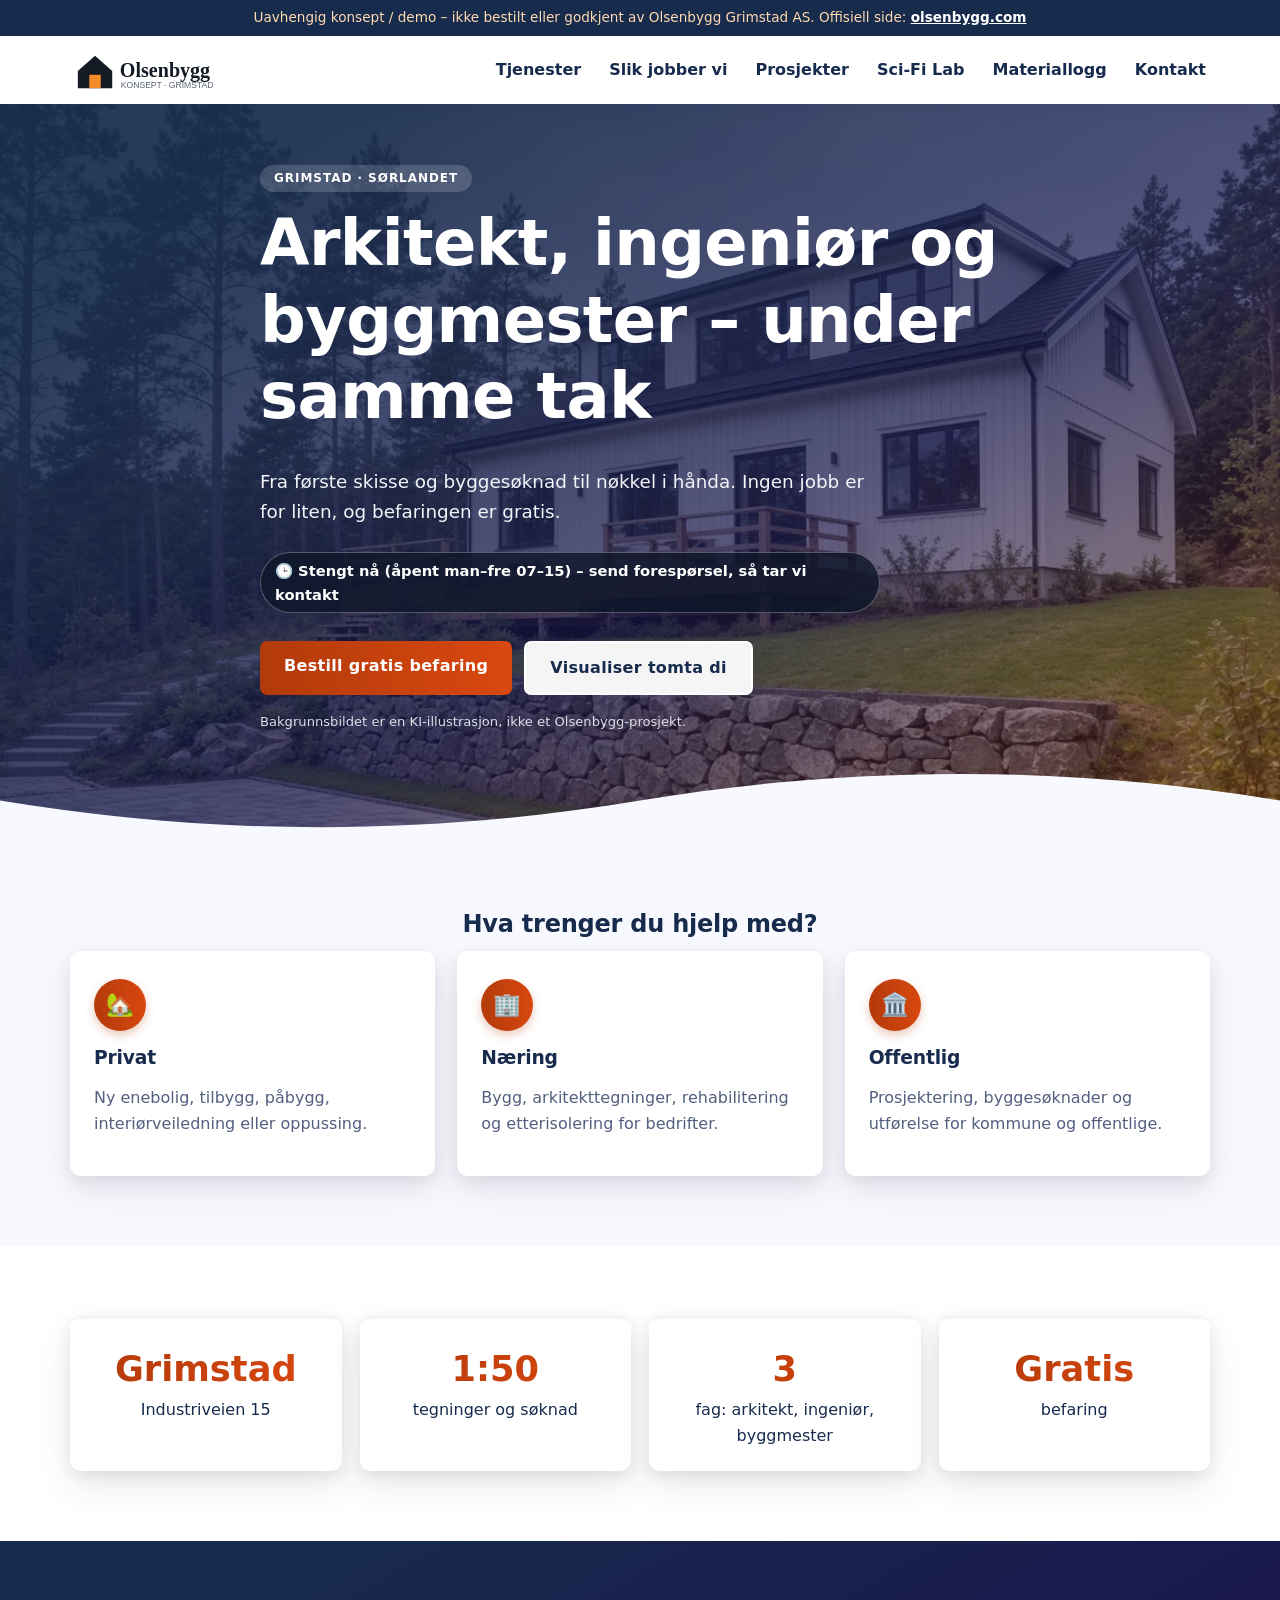
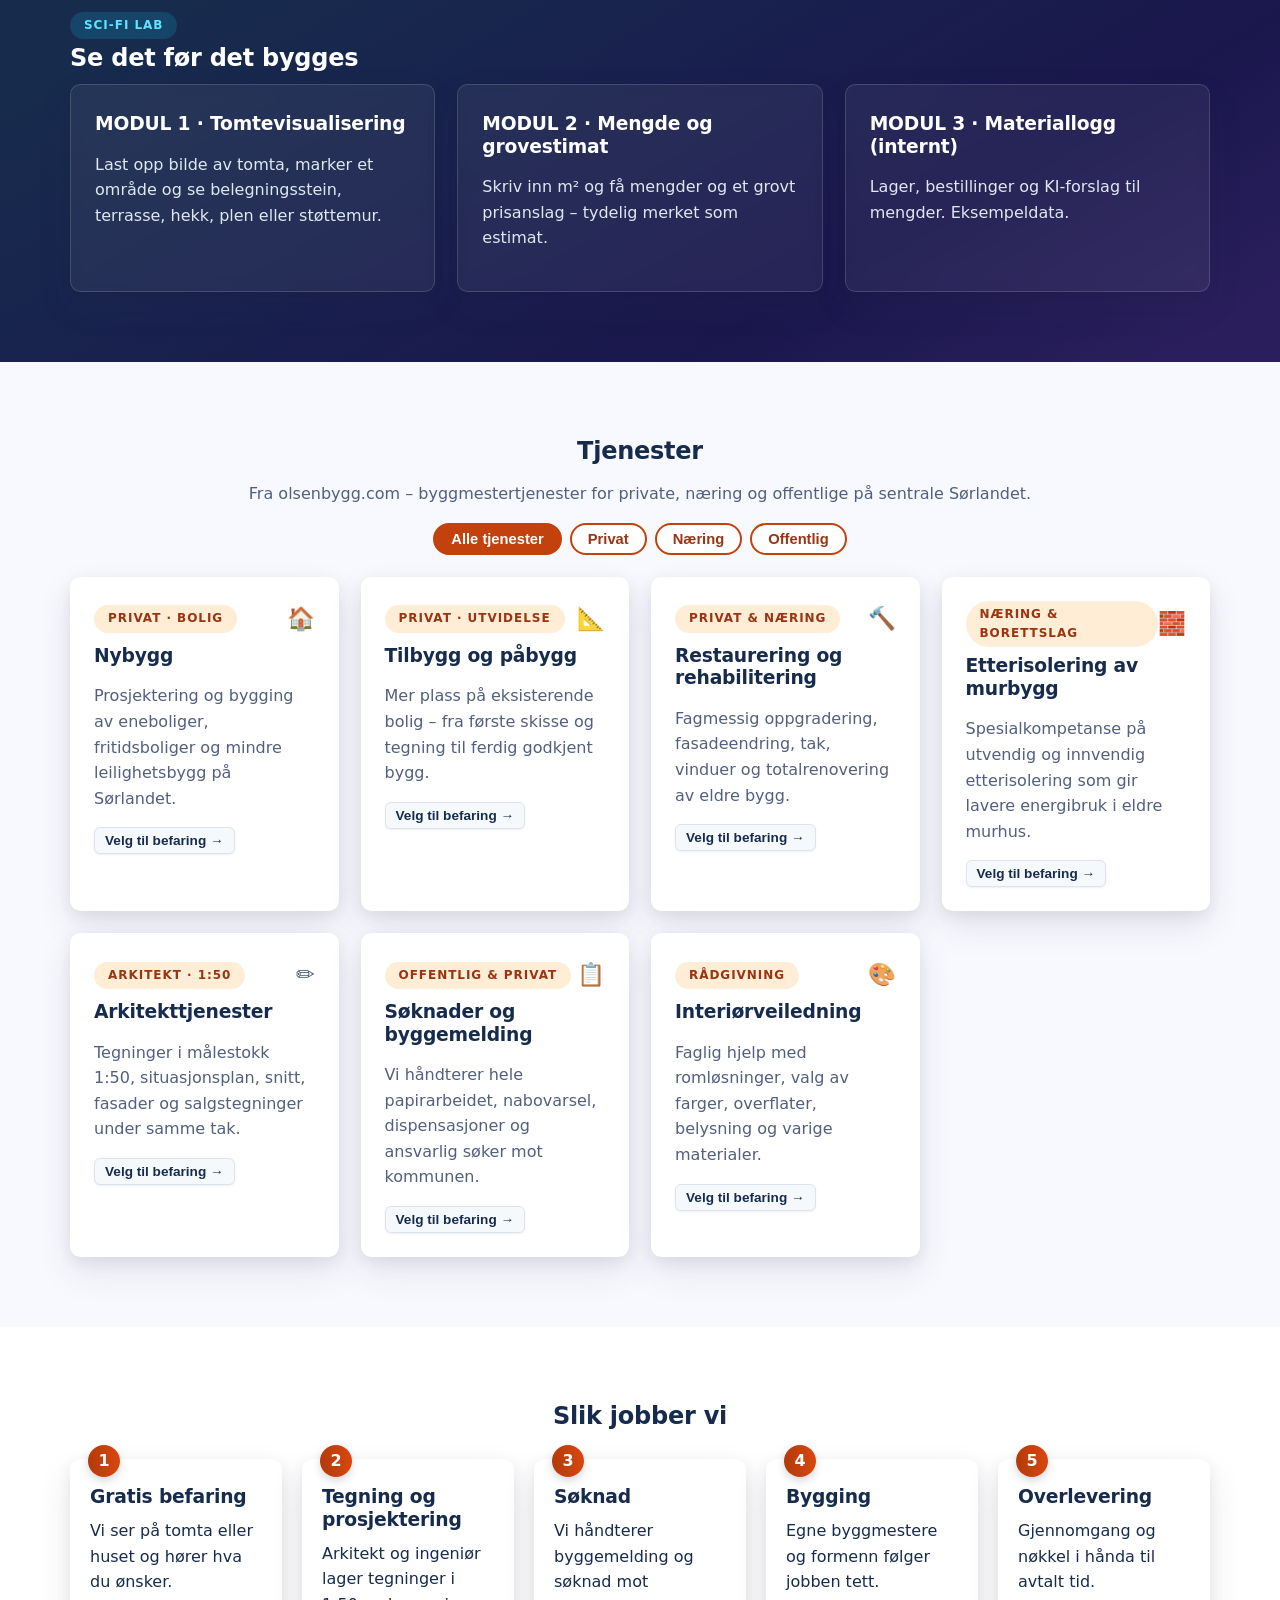
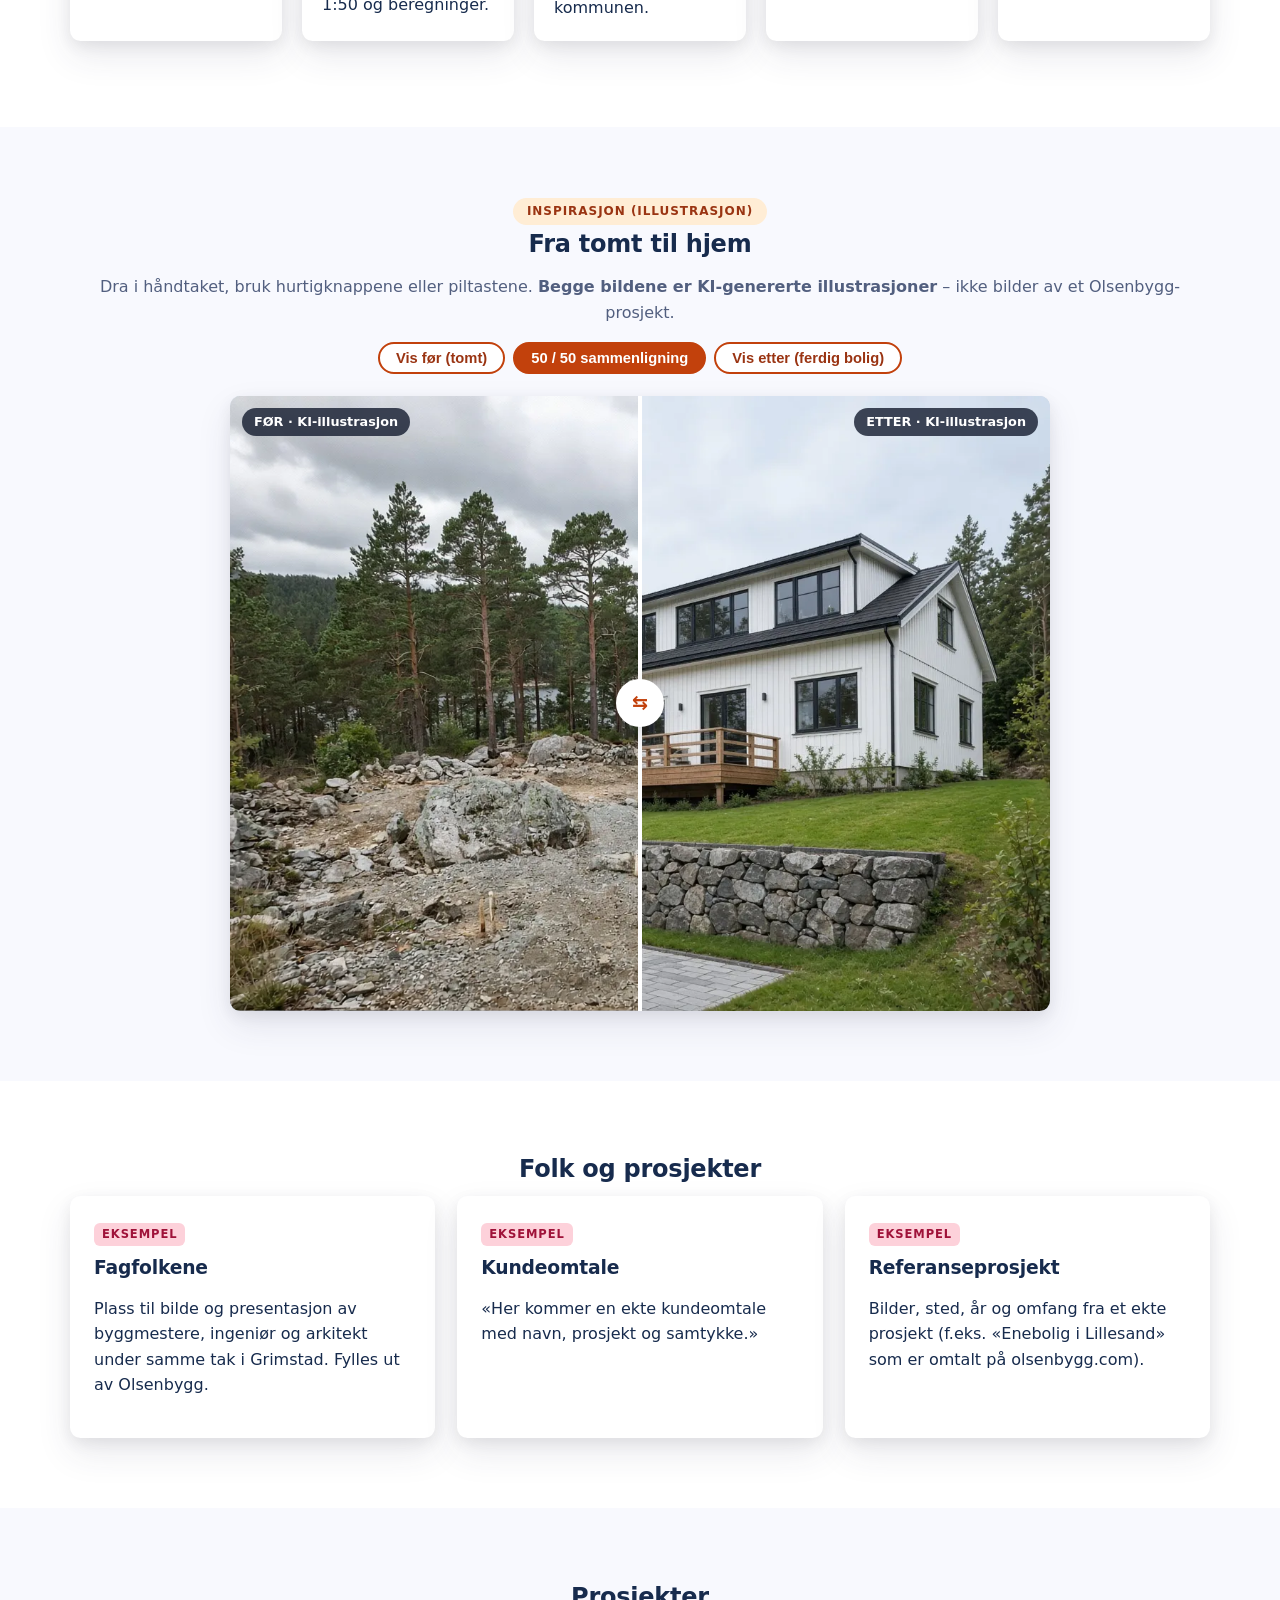
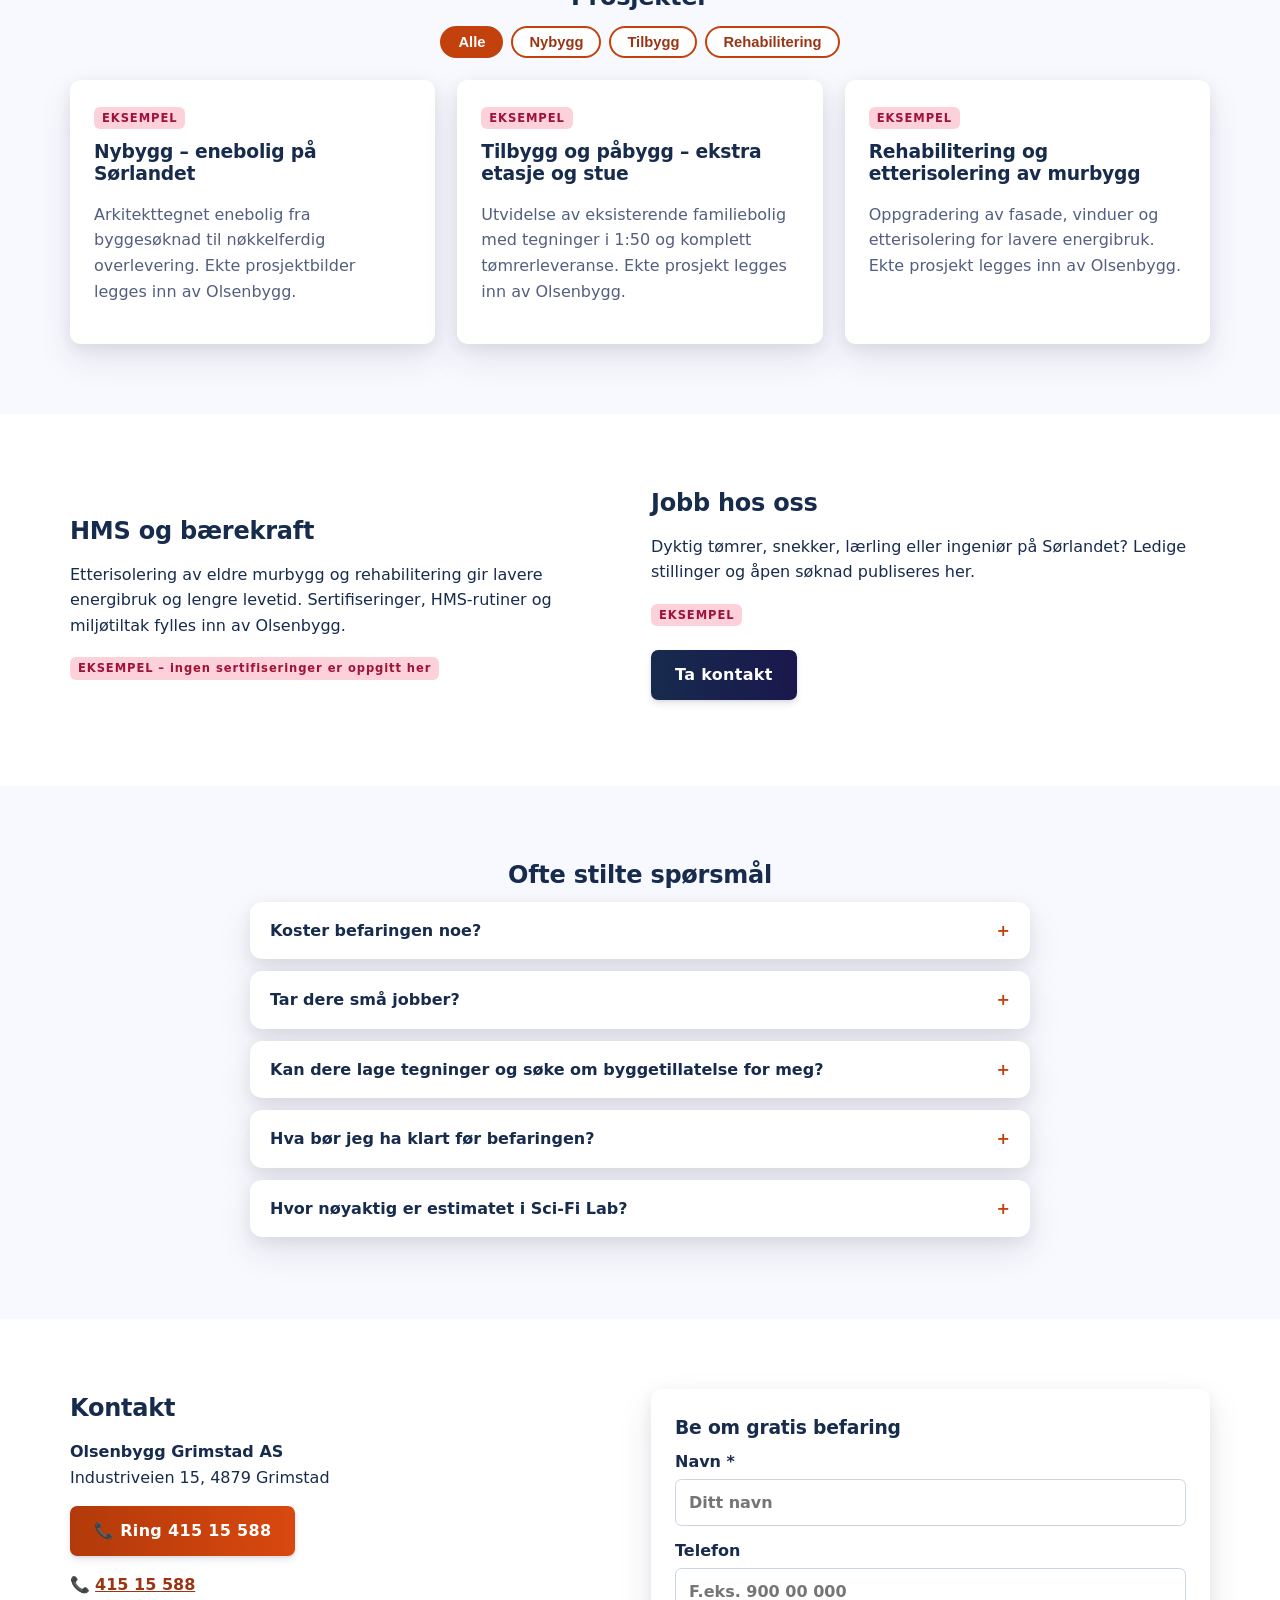
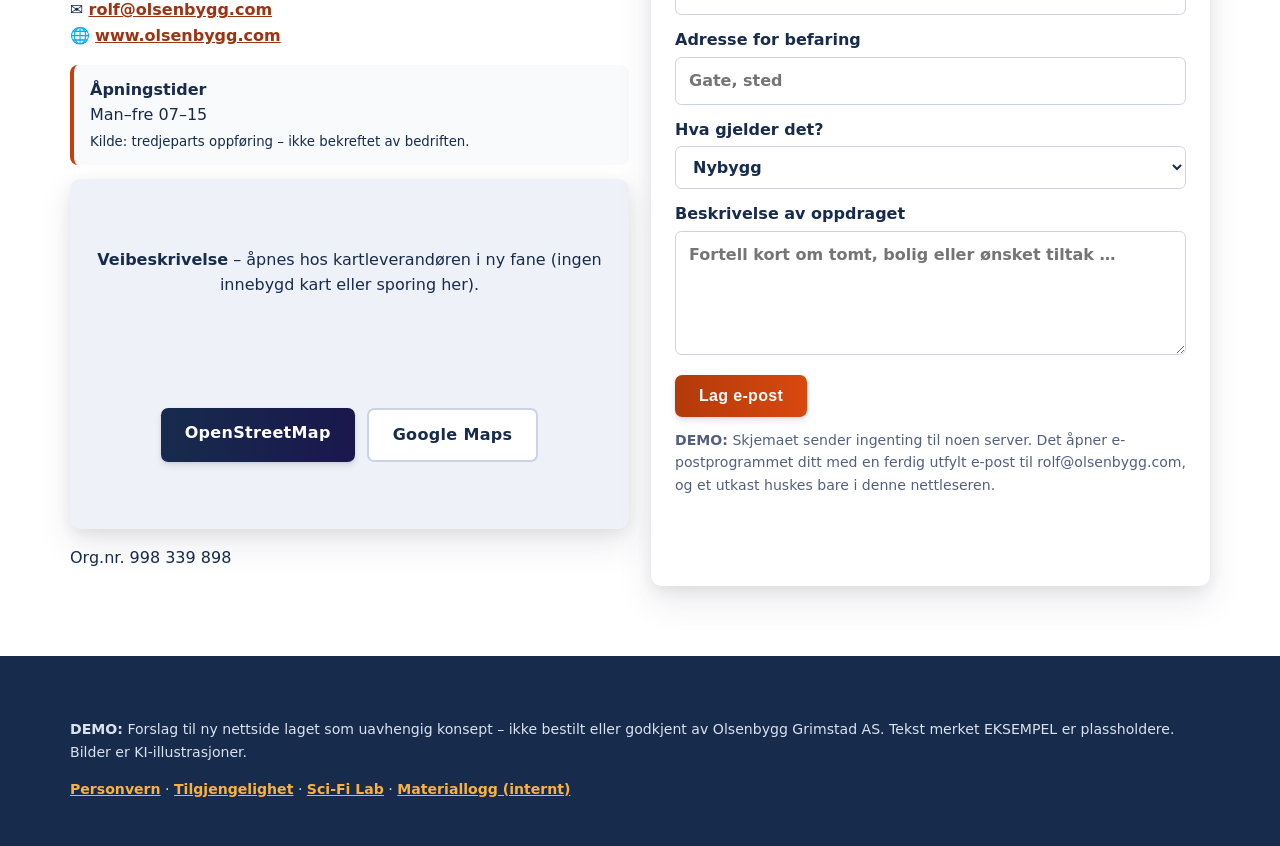
<file: index.html>
<!doctype html>
<html lang="nb">
<head>
<meta charset="utf-8"><meta name="viewport" content="width=device-width,initial-scale=1">
<title>Olsenbygg Grimstad – byggmester, ingeniør og arkitekt på Sørlandet (konsept)</title>
<meta name="description" content="Konseptforslag til ny nettside for Olsenbygg Grimstad AS: nybygg, tilbygg, rehabilitering, tegninger og søknader på Sørlandet. Uavhengig konsept – ikke bestilt eller godkjent av Olsenbygg.">
<meta name="theme-color" content="#141b24">
<link rel="canonical" href="https://tussienorway.github.io/olsenbygg/">
<meta property="og:type" content="website"><meta property="og:title" content="Olsenbygg Grimstad – konsept for ny nettside">
<meta property="og:description" content="Arkitekt, ingeniør og byggmester under samme tak. Uavhengig konsept.">
<meta property="og:image" content="https://tussienorway.github.io/olsenbygg/img/og.jpg"><meta property="og:image:width" content="1200"><meta property="og:image:height" content="630">
<meta name="twitter:card" content="summary_large_image">
<link rel="icon" href="favicon.ico"><link rel="manifest" href="manifest.webmanifest">
<link rel="preload" as="image" href="img/etter-hus.webp" imagesrcset="img/etter-hus-640.webp 640w, img/etter-hus.webp 1024w" imagesizes="100vw" fetchpriority="high"><link rel="stylesheet" href="css/style.css"><link rel="stylesheet" href="css/olsen.css">
<script type="application/ld+json">{"@context":"https://schema.org","@type":"GeneralContractor","name":"Olsenbygg Grimstad AS","taxID":"998339898","url":"https://www.olsenbygg.com","telephone":"+4741515588","image":"https://tussienorway.github.io/olsenbygg/img/og.jpg","address":{"@type":"PostalAddress","streetAddress":"Industriveien 15","postalCode":"4879","addressLocality":"Grimstad","addressCountry":"NO"}}</script>
</head>
<body>
<a class="skip" href="#main">Hopp til innhold</a>
<div class="concept">Uavhengig konsept / demo – ikke bestilt eller godkjent av Olsenbygg Grimstad AS. Offisiell side: <a href="https://www.olsenbygg.com" rel="noopener">olsenbygg.com</a></div>
<header class="top"><div class="wrap nav">
<a href="./" aria-label="Forsiden"><img src="img/logo.svg" alt="Olsenbygg (konseptlogo)" width="180" height="46"></a>
<button class="burger" type="button" aria-expanded="false" aria-controls="meny" aria-label="Meny">☰</button>
<ul id="meny"><li><a href="#tjenester">Tjenester</a></li><li><a href="#prosess">Slik jobber vi</a></li><li><a href="#prosjekter">Prosjekter</a></li><li><a href="scifi-lab.html">Sci-Fi Lab</a></li><li><a href="materialer.html">Materiallogg</a></li><li><a href="#kontakt">Kontakt</a></li></ul>
</div></header>
<main id="main">
<section class="hero">
<img class="hero-img" src="img/etter-hus.webp" srcset="img/etter-hus-640.webp 640w, img/etter-hus.webp 1024w" sizes="100vw" width="1024" height="768" fetchpriority="high" alt="KI-illustrasjon av nybygd bolig">
<div class="wrap"><span class="kicker">Grimstad · Sørlandet</span>
<h1>Arkitekt, ingeniør og byggmester – under samme tak</h1>
<p>Fra første skisse og byggesøknad til nøkkel i hånda. Ingen jobb er for liten, og befaringen er gratis.</p>
<div><p class="status" id="status" aria-live="polite"></p></div>
<div class="hero-actions"><a class="btn" href="#kontakt">Bestill gratis befaring</a> <a class="btn ghost" href="scifi-lab.html">Visualiser tomta di</a></div>
<p style="font-size:.82rem;opacity:.88">Bakgrunnsbildet er en KI-illustrasjon, ikke et Olsenbygg-prosjekt.</p></div>
<svg class="wave" viewBox="0 0 1440 80" preserveAspectRatio="none" aria-hidden="true"><path fill="#f8f9fe" d="M0 40c240 40 480 40 720 0s480-40 720 0v40H0z"/></svg></section>

<section id="velg" class="reveal"><div class="wrap center"><h2>Hva trenger du hjelp med?</h2>
<div class="grid g3">
<a class="card tgc" href="#tjenester" data-seg="privat"><span class="icon-shape" aria-hidden="true">🏡</span><h3>Privat</h3><p>Ny enebolig, tilbygg, påbygg, interiørveiledning eller oppussing.</p></a>
<a class="card tgc" href="#tjenester" data-seg="naering"><span class="icon-shape" aria-hidden="true">🏢</span><h3>Næring</h3><p>Bygg, arkitekttegninger, rehabilitering og etterisolering for bedrifter.</p></a>
<a class="card tgc" href="#tjenester" data-seg="offentlig"><span class="icon-shape" aria-hidden="true">🏛️</span><h3>Offentlig</h3><p>Prosjektering, byggesøknader og utførelse for kommune og offentlige.</p></a>
</div></div></section>

<section class="band"><div class="wrap stats">
<div><b>Grimstad</b>Industriveien 15</div><div><b>1:50</b>tegninger og søknad</div><div><b>3</b>fag: arkitekt, ingeniør, byggmester</div><div><b>Gratis</b>befaring</div></div></section>

<section id="scifi-teaser" class="lab"><div class="wrap"><span class="kicker">SCI-FI LAB</span><h2>Se det før det bygges</h2>
<div class="grid g3">
<a class="card" href="scifi-lab.html#vis"><h3>MODUL 1 · Tomtevisualisering</h3><p>Last opp bilde av tomta, marker et område og se belegningsstein, terrasse, hekk, plen eller støttemur.</p></a>
<a class="card" href="scifi-lab.html#mengde"><h3>MODUL 2 · Mengde og grovestimat</h3><p>Skriv inn m² og få mengder og et grovt prisanslag – tydelig merket som estimat.</p></a>
<a class="card" href="materialer.html"><h3>MODUL 3 · Materiallogg (internt)</h3><p>Lager, bestillinger og KI-forslag til mengder. Eksempeldata.</p></a>
</div></div></section>

<section id="tjenester"><div class="wrap"><div class="center"><h2>Tjenester</h2><p>Fra olsenbygg.com – byggmestertjenester for private, næring og offentlige på sentrale Sørlandet.</p>
<div class="tjfilt" role="group" aria-label="Filtrer tjenester etter målgruppe"><button type="button" aria-pressed="true" data-tf="alle">Alle tjenester</button><button type="button" aria-pressed="false" data-tf="privat">Privat</button><button type="button" aria-pressed="false" data-tf="naering">Næring</button><button type="button" aria-pressed="false" data-tf="offentlig">Offentlig</button></div>
</div>
<div class="grid g3" id="tj"></div></div></section>

<section id="prosess" class="band reveal"><div class="wrap"><h2 class="center">Slik jobber vi</h2>
<ol class="steps"><li><h3>Gratis befaring</h3>Vi ser på tomta eller huset og hører hva du ønsker.</li><li><h3>Tegning og prosjektering</h3>Arkitekt og ingeniør lager tegninger i 1:50 og beregninger.</li><li><h3>Søknad</h3>Vi håndterer byggemelding og søknad mot kommunen.</li><li><h3>Bygging</h3>Egne byggmestere og formenn følger jobben tett.</li><li><h3>Overlevering</h3>Gjennomgang og nøkkel i hånda til avtalt tid.</li></ol></div></section>

<section id="inspirasjon"><div class="wrap"><div class="center"><span class="kicker">Inspirasjon (illustrasjon)</span><h2>Fra tomt til hjem</h2>
<p>Dra i håndtaket, bruk hurtigknappene eller piltastene. <b>Begge bildene er KI-genererte illustrasjoner</b> – ikke bilder av et Olsenbygg-prosjekt.</p>
<div class="ba-ctrl" role="group" aria-label="Hurtigvalg for før og etter"><button type="button" data-ba="100">Vis før (tomt)</button><button type="button" data-ba="50" class="on">50 / 50 sammenligning</button><button type="button" data-ba="0">Vis etter (ferdig bolig)</button></div>
</div>
<div class="ba" style="max-width:820px;margin:auto"><img src="img/etter-hus.webp" srcset="img/etter-hus-640.webp 640w, img/etter-hus.webp 1024w" sizes="(max-width:860px) 100vw, 820px" alt="KI-illustrasjon: ferdig enebolig" width="1024" height="768" loading="lazy"><img class="before" src="img/for-tomt.webp" srcset="img/for-tomt-640.webp 640w, img/for-tomt.webp 1024w" sizes="(max-width:860px) 100vw, 820px" alt="KI-illustrasjon: ubebygd tomt" width="1024" height="768" loading="lazy"><span class="lbl l">FØR · KI-illustrasjon</span><span class="lbl r">ETTER · KI-illustrasjon</span><div class="line"></div><input type="range" min="0" max="100" value="50" aria-label="Sammenlign før og etter"></div></div></section>

<section id="folk" class="band reveal"><div class="wrap"><h2 class="center">Folk og prosjekter</h2><div class="grid g3">
<div class="card"><span class="ex">EKSEMPEL</span><h3>Fagfolkene</h3><p>Plass til bilde og presentasjon av byggmestere, ingeniør og arkitekt under samme tak i Grimstad. Fylles ut av Olsenbygg.</p></div>
<div class="card"><span class="ex">EKSEMPEL</span><h3>Kundeomtale</h3><p>«Her kommer en ekte kundeomtale med navn, prosjekt og samtykke.»</p></div>
<div class="card"><span class="ex">EKSEMPEL</span><h3>Referanseprosjekt</h3><p>Bilder, sted, år og omfang fra et ekte prosjekt (f.eks. «Enebolig i Lillesand» som er omtalt på olsenbygg.com).</p></div>
</div></div></section>

<section id="prosjekter"><div class="wrap"><h2 class="center">Prosjekter</h2><div class="center pfilt" role="group" aria-label="Filtrer prosjekter"><button type="button" aria-pressed="true" data-f="alle">Alle</button><button type="button" aria-pressed="false" data-f="nybygg">Nybygg</button><button type="button" aria-pressed="false" data-f="tilbygg">Tilbygg</button><button type="button" aria-pressed="false" data-f="rehab">Rehabilitering</button></div>
<div class="grid g3" id="plist">
<div class="card" data-k="nybygg"><span class="ex">EKSEMPEL</span><h3>Nybygg – enebolig på Sørlandet</h3><p>Arkitekttegnet enebolig fra byggesøknad til nøkkelferdig overlevering. Ekte prosjektbilder legges inn av Olsenbygg.</p></div>
<div class="card" data-k="tilbygg"><span class="ex">EKSEMPEL</span><h3>Tilbygg og påbygg – ekstra etasje og stue</h3><p>Utvidelse av eksisterende familiebolig med tegninger i 1:50 og komplett tømrerleveranse. Ekte prosjekt legges inn av Olsenbygg.</p></div>
<div class="card" data-k="rehab"><span class="ex">EKSEMPEL</span><h3>Rehabilitering og etterisolering av murbygg</h3><p>Oppgradering av fasade, vinduer og etterisolering for lavere energibruk. Ekte prosjekt legges inn av Olsenbygg.</p></div>
</div></div></section>

<section class="band"><div class="wrap grid g2 ac"><div><h2>HMS og bærekraft</h2><p>Etterisolering av eldre murbygg og rehabilitering gir lavere energibruk og lengre levetid. Sertifiseringer, HMS-rutiner og miljøtiltak fylles inn av Olsenbygg.</p><span class="ex">EKSEMPEL – ingen sertifiseringer er oppgitt her</span></div>
<div><h2>Jobb hos oss</h2><p>Dyktig tømrer, snekker, lærling eller ingeniør på Sørlandet? Ledige stillinger og åpen søknad publiseres her.</p><span class="ex">EKSEMPEL</span><p><a class="btn alt" href="#kontakt">Ta kontakt</a></p></div></div></section>

<section id="faq" class="reveal"><div class="wrap narrow"><h2 class="center">Ofte stilte spørsmål</h2>
<details class="faq"><summary>Koster befaringen noe?</summary><p>Nei, olsenbygg.com oppgir at befaringen er gratis og uforpliktende.</p></details>
<details class="faq"><summary>Tar dere små jobber?</summary><p>Ja – «Ingen jobb er for liten», ifølge olsenbygg.com. Vi tar alt fra mindre endringer til komplette nybygg.</p></details>
<details class="faq"><summary>Kan dere lage tegninger og søke om byggetillatelse for meg?</summary><p>Ja, med arkitekt, ingeniør og byggmester under samme tak håndterer vi tegninger i 1:50, salgstegninger, nabovarsel og byggemeldinger mot kommunen.</p></details>
<details class="faq"><summary>Hva bør jeg ha klart før befaringen?</summary><p>Adresse, en kort beskrivelse av hva du ønsker, og gjerne bilder eller eksisterende tegninger. Har du et budsjett eller en ønsket tidsramme, er det nyttig å nevne.</p></details>
<details class="faq"><summary>Hvor nøyaktig er estimatet i Sci-Fi Lab?</summary><p>Det er et grovt eksempelestimat for materialer. Endelig pris får du først etter gratis befaring og skriftlig tilbud.</p></details>
</div></section>

<section id="kontakt" class="band"><div class="wrap grid g2">
<div><h2>Kontakt</h2>
<p><b>Olsenbygg Grimstad AS</b><br>Industriveien 15, 4879 Grimstad</p>
<p><a class="btn" href="tel:+4741515588">📞 Ring 415 15 588</a></p>
<p>📞 <a href="tel:+4741515588">415 15 588</a><br>✉️ <a href="mailto:rolf@olsenbygg.com">rolf@olsenbygg.com</a><br>🌐 <a href="https://www.olsenbygg.com" rel="noopener">www.olsenbygg.com</a></p>
<div class="open" id="open"><b>Åpningstider</b><br>Man–fre 07–15<br><small>Kilde: tredjeparts oppføring – ikke bekreftet av bedriften.</small></div>
<div class="map-wrap" id="kart"><p style="margin-top:0"><b>Veibeskrivelse</b> – åpnes hos kartleverandøren i ny fane (ingen innebygd kart eller sporing her).</p><p class="hero-actions" style="margin:0"><a class="btn alt" href="https://www.openstreetmap.org/search?query=Industriveien%2015%2C%204879%20Grimstad" target="_blank" rel="noopener">OpenStreetMap</a> <a class="btn ghost" href="https://www.google.com/maps/search/?api=1&amp;query=Industriveien+15%2C+4879+Grimstad" target="_blank" rel="noopener">Google Maps</a></p></div>
<p>Org.nr. 998 339 898</p></div>
<form id="kform" class="card"><h3>Be om gratis befaring</h3>
<label>Navn *<input name="navn" required autocomplete="name" placeholder="Ditt navn"></label>
<label>Telefon<input name="tlf" type="tel" autocomplete="tel" inputmode="tel" pattern="[0-9 +]{8,15}" title="8–15 sifre" placeholder="F.eks. 900 00 000"></label>
<label>Adresse for befaring<input name="adr" autocomplete="street-address" placeholder="Gate, sted"></label>
<label>Hva gjelder det?<select name="tj" id="tjsel"></select></label>
<label>Beskrivelse av oppdraget<textarea name="msg" rows="4" placeholder="Fortell kort om tomt, bolig eller ønsket tiltak …"></textarea></label>
<button class="btn" type="submit">Lag e-post</button>
<p class="fsmall"><b>DEMO:</b> Skjemaet sender ingenting til noen server. Det åpner e-postprogrammet ditt med en ferdig utfylt e-post til rolf@olsenbygg.com, og et utkast huskes bare i denne nettleseren.</p>
<div id="kform-ok" aria-live="polite"></div></form>
</div></section>
</main>
<footer class="band"><div class="wrap fsmall"><p><b>DEMO:</b> Forslag til ny nettside laget som uavhengig konsept – ikke bestilt eller godkjent av Olsenbygg Grimstad AS. Tekst merket EKSEMPEL er plassholdere. Bilder er KI-illustrasjoner.</p>
<p><a href="personvern.html">Personvern</a> · <a href="tilgjengelighet.html">Tilgjengelighet</a> · <a href="scifi-lab.html">Sci-Fi Lab</a> · <a href="materialer.html">Materiallogg (internt)</a></p></div></footer>
<div class="callbar"><a href="tel:+4741515588">📞 Ring 415 15 588</a><a href="#kontakt">✉️ Gratis befaring</a></div>
<script src="js/data.js" defer></script><script src="js/main.js" defer></script>
</body></html>
</file>
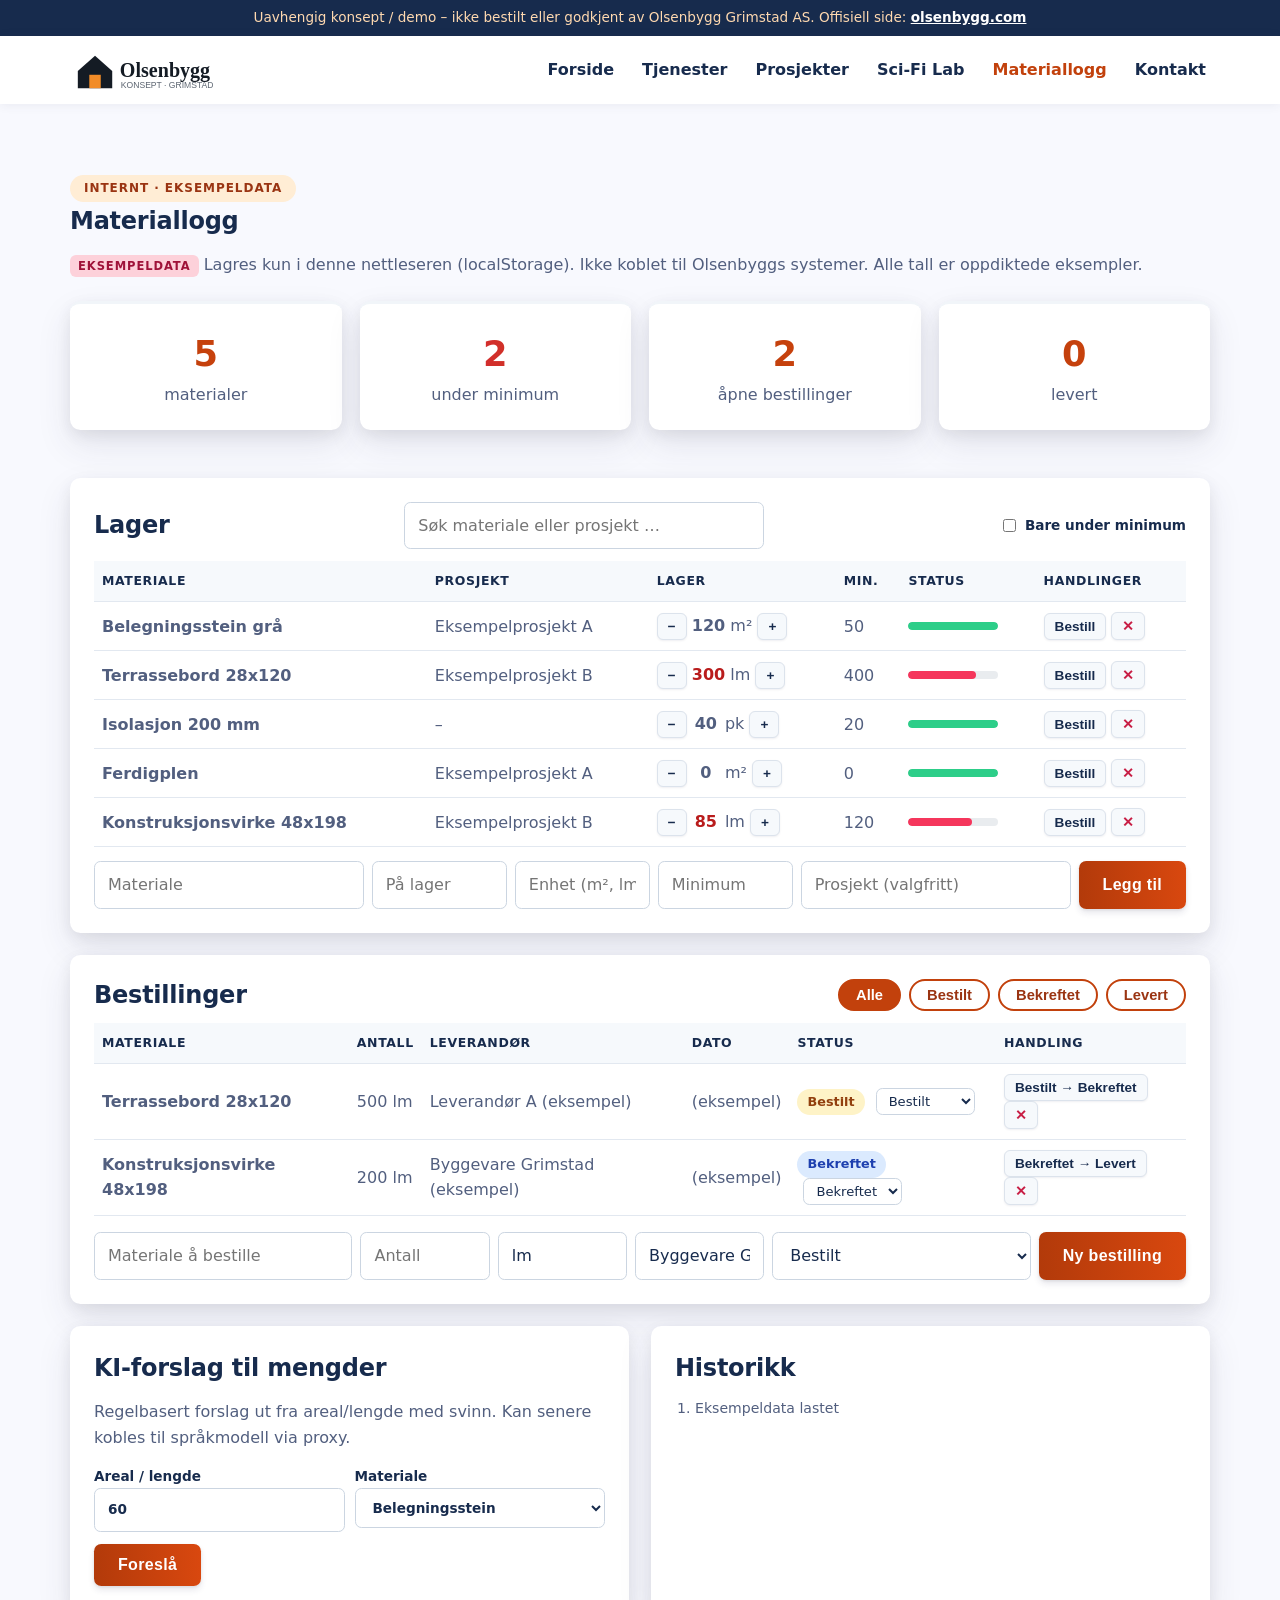
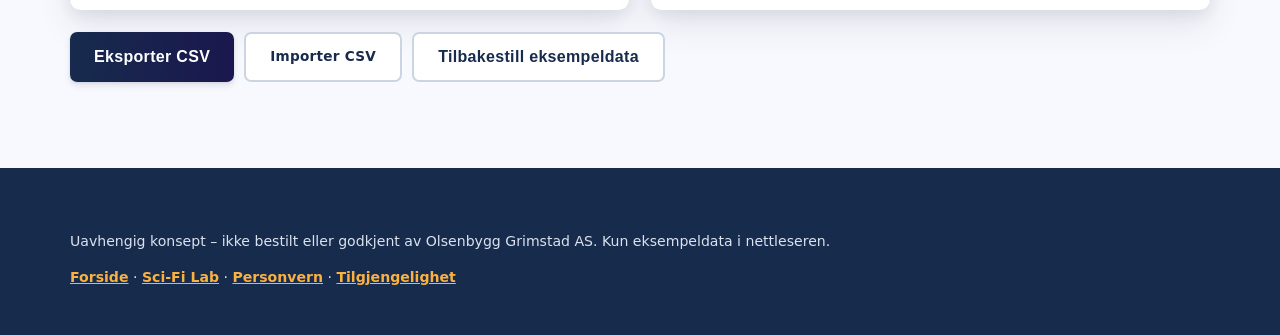
<file: materialer.html>
<!doctype html><html lang="nb"><head><meta charset="utf-8"><meta name="viewport" content="width=device-width,initial-scale=1"><meta name="theme-color" content="#141b24"><link rel="icon" href="favicon.ico"><link rel="stylesheet" href="css/style.css"><link rel="stylesheet" href="css/olsen.css"><title>Materiallogg (internt verktøy, eksempeldata) | Olsenbygg-konsept</title><meta name="description" content="Internt verktøy for materiallogg, lagerstatus, bestillinger, statusflyt og CSV-eksport (eksempeldata i nettleseren) for Olsenbygg-konsept."></head>
<body><a class="skip" href="#main">Hopp til innhold</a><div class="concept">Uavhengig konsept / demo – ikke bestilt eller godkjent av Olsenbygg Grimstad AS. Offisiell side: <a href="https://www.olsenbygg.com" rel="noopener">olsenbygg.com</a></div>
<header class="top"><div class="wrap nav">
<a href="./" aria-label="Forsiden"><img src="img/logo.svg" alt="Olsenbygg (konseptlogo) – til forsiden" width="180" height="46"></a>
<button class="burger" type="button" aria-expanded="false" aria-controls="meny" aria-label="Meny">☰</button>
<ul id="meny"><li><a href="./">Forside</a></li><li><a href="./#tjenester">Tjenester</a></li><li><a href="./#prosjekter">Prosjekter</a></li><li><a href="scifi-lab.html">Sci-Fi Lab</a></li><li><a href="materialer.html" aria-current="page">Materiallogg</a></li><li><a href="./#kontakt">Kontakt</a></li></ul>
</div></header>
<main id="main" class="tool"><section><div class="wrap">
<span class="kicker">INTERNT · EKSEMPELDATA</span><h1>Materiallogg</h1>
<p><span class="ex">EKSEMPELDATA</span> Lagres kun i denne nettleseren (localStorage). Ikke koblet til Olsenbyggs systemer. Alle tall er oppdiktede eksempler.</p>
<div class="stats" id="kpi" aria-live="polite"></div>
<p id="mstatus" aria-live="polite" style="font-weight:700;color:var(--g);min-height:1.5em;margin:10px 0 0"></p>

<div class="card pad" style="margin-top:14px"><div class="tbar2"><h2 style="margin:0">Lager</h2><input id="sok" type="search" placeholder="Søk materiale eller prosjekt …" aria-label="Søk i lager"><label class="inl"><input type="checkbox" id="bareLav"> Bare under minimum</label></div>
<div class="scroll"><table id="lager"></table></div>
<form id="nymat" class="fgrid5"><input name="navn" placeholder="Materiale" required aria-label="Materiale"><input name="lager" type="number" min="0" placeholder="På lager" required aria-label="På lager"><input name="enhet" placeholder="Enhet (m², lm, stk)" required aria-label="Enhet"><input name="min" type="number" min="0" placeholder="Minimum" aria-label="Minimum"><input name="prosjekt" placeholder="Prosjekt (valgfritt)" aria-label="Prosjekt"><button class="btn" type="submit">Legg til</button></form></div>

<div class="card pad" style="margin-top:22px">
<div class="tbar2"><h2 style="margin:0">Bestillinger</h2>
<div class="pfilt" style="margin:0" role="group" aria-label="Filtrer bestillinger etter status">
<button type="button" aria-pressed="true" data-bf="alle">Alle</button>
<button type="button" aria-pressed="false" data-bf="Bestilt">Bestilt</button>
<button type="button" aria-pressed="false" data-bf="Bekreftet">Bekreftet</button>
<button type="button" aria-pressed="false" data-bf="Levert">Levert</button>
</div></div>
<div class="scroll"><table id="best"></table></div>
<form id="nybest" class="fgrid5" style="margin-top:16px">
<input name="navn" list="mat-forslag" placeholder="Materiale å bestille" required aria-label="Materiale å bestille">
<datalist id="mat-forslag"></datalist>
<input name="ant" type="number" min="1" placeholder="Antall" required aria-label="Antall å bestille">
<input name="enhet" placeholder="Enhet (m², lm, stk)" value="lm" required aria-label="Enhet for bestilling">
<input name="lev" placeholder="Leverandør" value="Byggevare Grimstad (eksempel)" aria-label="Leverandør">
<select name="status" aria-label="Startstatus for bestilling"><option value="Bestilt">Bestilt</option><option value="Bekreftet">Bekreftet</option><option value="Levert">Levert</option></select>
<button class="btn" type="submit">Ny bestilling</button>
</form></div>

<div class="grid g2" style="margin-top:22px">
<div class="card pad"><h2>KI-forslag til mengder</h2><p>Regelbasert forslag ut fra areal/lengde med svinn. Kan senere kobles til språkmodell via proxy.</p>
<div class="fgrid2"><label>Areal / lengde<input id="fa" type="number" min="1" value="60"></label><label>Materiale<select id="ft"></select></label></div>
<button class="btn" type="button" id="fbtn" style="margin-top:12px">Foreslå</button><div id="fres" aria-live="polite"></div></div>
<div class="card pad"><h2>Historikk</h2><ol id="hist" class="hist"></ol></div></div>
<p style="margin-top:22px;display:flex;flex-wrap:wrap;gap:10px"><button class="btn alt" type="button" id="csv">Eksporter CSV</button> <label class="btn ghost" for="csvinn" style="cursor:pointer">Importer CSV</label><input type="file" id="csvinn" accept=".csv,text/csv" class="sr"> <button class="btn ghost" type="button" id="reset">Tilbakestill eksempeldata</button></p>
</div></section></main>
<footer class="band"><div class="wrap fsmall"><p>Uavhengig konsept – ikke bestilt eller godkjent av Olsenbygg Grimstad AS. Kun eksempeldata i nettleseren.</p><p><a href="./">Forside</a> · <a href="scifi-lab.html">Sci-Fi Lab</a> · <a href="personvern.html">Personvern</a> · <a href="tilgjengelighet.html">Tilgjengelighet</a></p></div></footer>
<script src="js/data.js" defer></script><script src="js/main.js" defer></script><script src="js/materialer.js" defer></script></body></html>
</file>
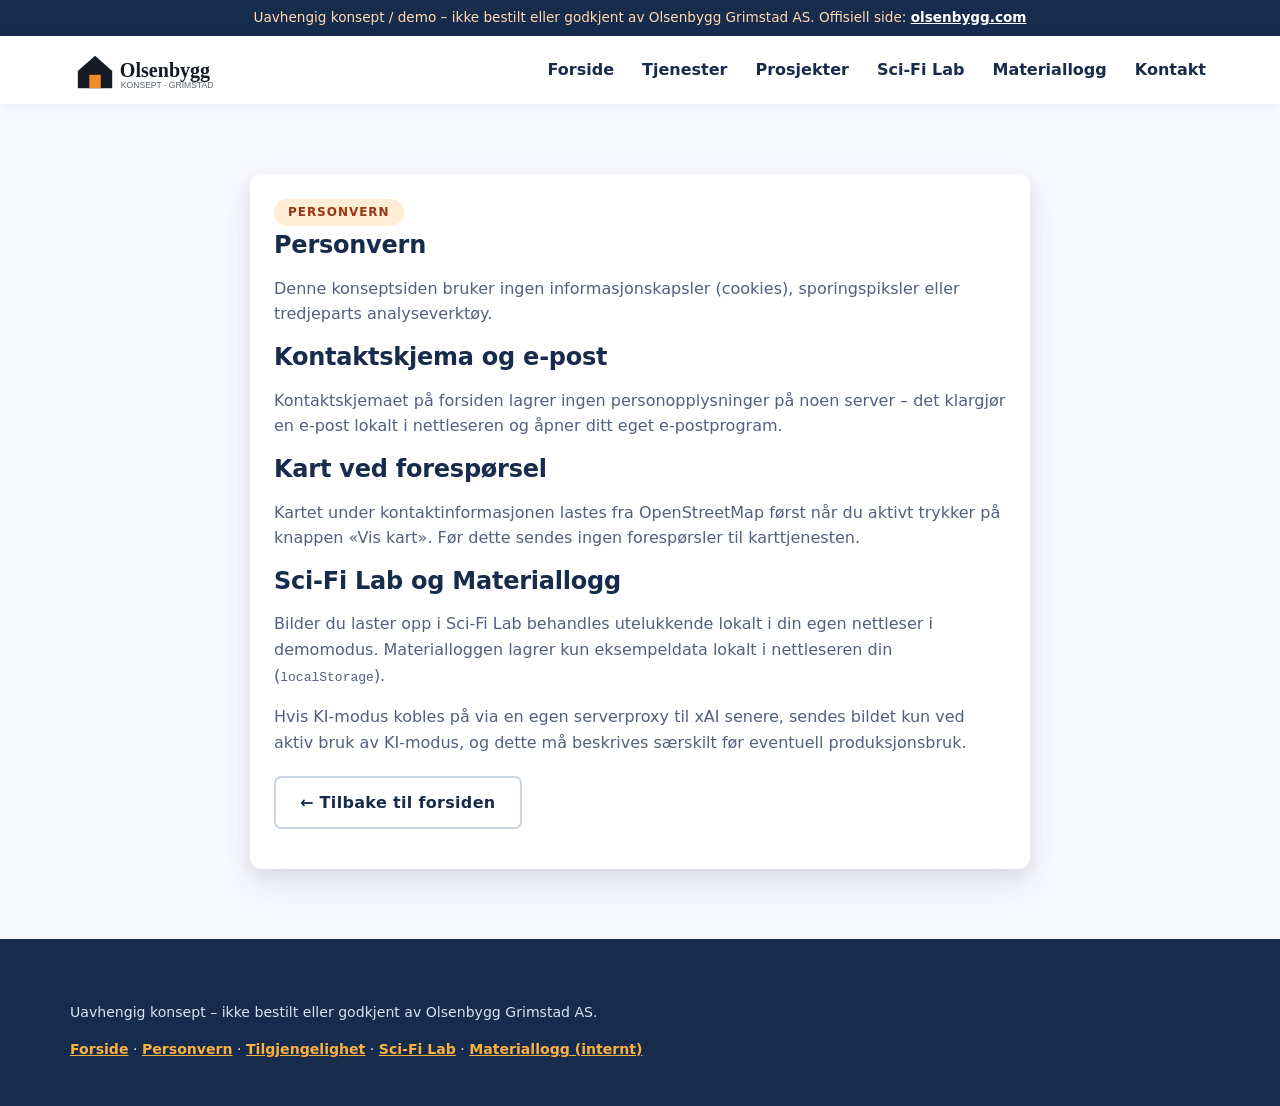
<file: personvern.html>
<!doctype html><html lang="nb"><head><meta charset="utf-8"><meta name="viewport" content="width=device-width,initial-scale=1"><meta name="theme-color" content="#141b24"><link rel="icon" href="favicon.ico"><link rel="stylesheet" href="css/style.css"><link rel="stylesheet" href="css/olsen.css"><title>Personvern | Olsenbygg-konsept</title><meta name="description" content="Personvernerklæring for uavhengig konseptside for Olsenbygg Grimstad AS: ingen sporing, lokal bildebehandling i demomodus og kart ved forespørsel."></head>
<body><a class="skip" href="#main">Hopp til innhold</a><div class="concept">Uavhengig konsept / demo – ikke bestilt eller godkjent av Olsenbygg Grimstad AS. Offisiell side: <a href="https://www.olsenbygg.com" rel="noopener">olsenbygg.com</a></div>
<header class="top"><div class="wrap nav">
<a href="./" aria-label="Forsiden"><img src="img/logo.svg" alt="Olsenbygg (konseptlogo) – til forsiden" width="180" height="46"></a>
<button class="burger" type="button" aria-expanded="false" aria-controls="meny" aria-label="Meny">☰</button>
<ul id="meny"><li><a href="./">Forside</a></li><li><a href="./#tjenester">Tjenester</a></li><li><a href="./#prosjekter">Prosjekter</a></li><li><a href="scifi-lab.html">Sci-Fi Lab</a></li><li><a href="materialer.html">Materiallogg</a></li><li><a href="./#kontakt">Kontakt</a></li></ul>
</div></header>
<main id="main"><section><div class="wrap narrow"><div class="card">
<span class="kicker">PERSONVERN</span><h1>Personvern</h1>
<p>Denne konseptsiden bruker ingen informasjonskapsler (cookies), sporingspiksler eller tredjeparts analyseverktøy.</p>
<h2>Kontaktskjema og e-post</h2>
<p>Kontaktskjemaet på forsiden lagrer ingen personopplysninger på noen server – det klargjør en e-post lokalt i nettleseren og åpner ditt eget e-postprogram.</p>
<h2>Kart ved forespørsel</h2>
<p>Kartet under kontaktinformasjonen lastes fra OpenStreetMap først når du aktivt trykker på knappen «Vis kart». Før dette sendes ingen forespørsler til karttjenesten.</p>
<h2>Sci-Fi Lab og Materiallogg</h2>
<p>Bilder du laster opp i Sci-Fi Lab behandles utelukkende lokalt i din egen nettleser i demomodus. Materialloggen lagrer kun eksempeldata lokalt i nettleseren din (<code>localStorage</code>).</p>
<p>Hvis KI-modus kobles på via en egen serverproxy til xAI senere, sendes bildet kun ved aktiv bruk av KI-modus, og dette må beskrives særskilt før eventuell produksjonsbruk.</p>
<p style="margin-top:20px"><a class="btn ghost" href="./">← Tilbake til forsiden</a></p>
</div></div></section></main>
<footer class="band"><div class="wrap fsmall"><p>Uavhengig konsept – ikke bestilt eller godkjent av Olsenbygg Grimstad AS.</p><p><a href="./">Forside</a> · <a href="personvern.html" aria-current="page">Personvern</a> · <a href="tilgjengelighet.html">Tilgjengelighet</a> · <a href="scifi-lab.html">Sci-Fi Lab</a> · <a href="materialer.html">Materiallogg (internt)</a></p></div></footer>
<script src="js/data.js" defer></script><script src="js/main.js" defer></script></body></html>
</file>
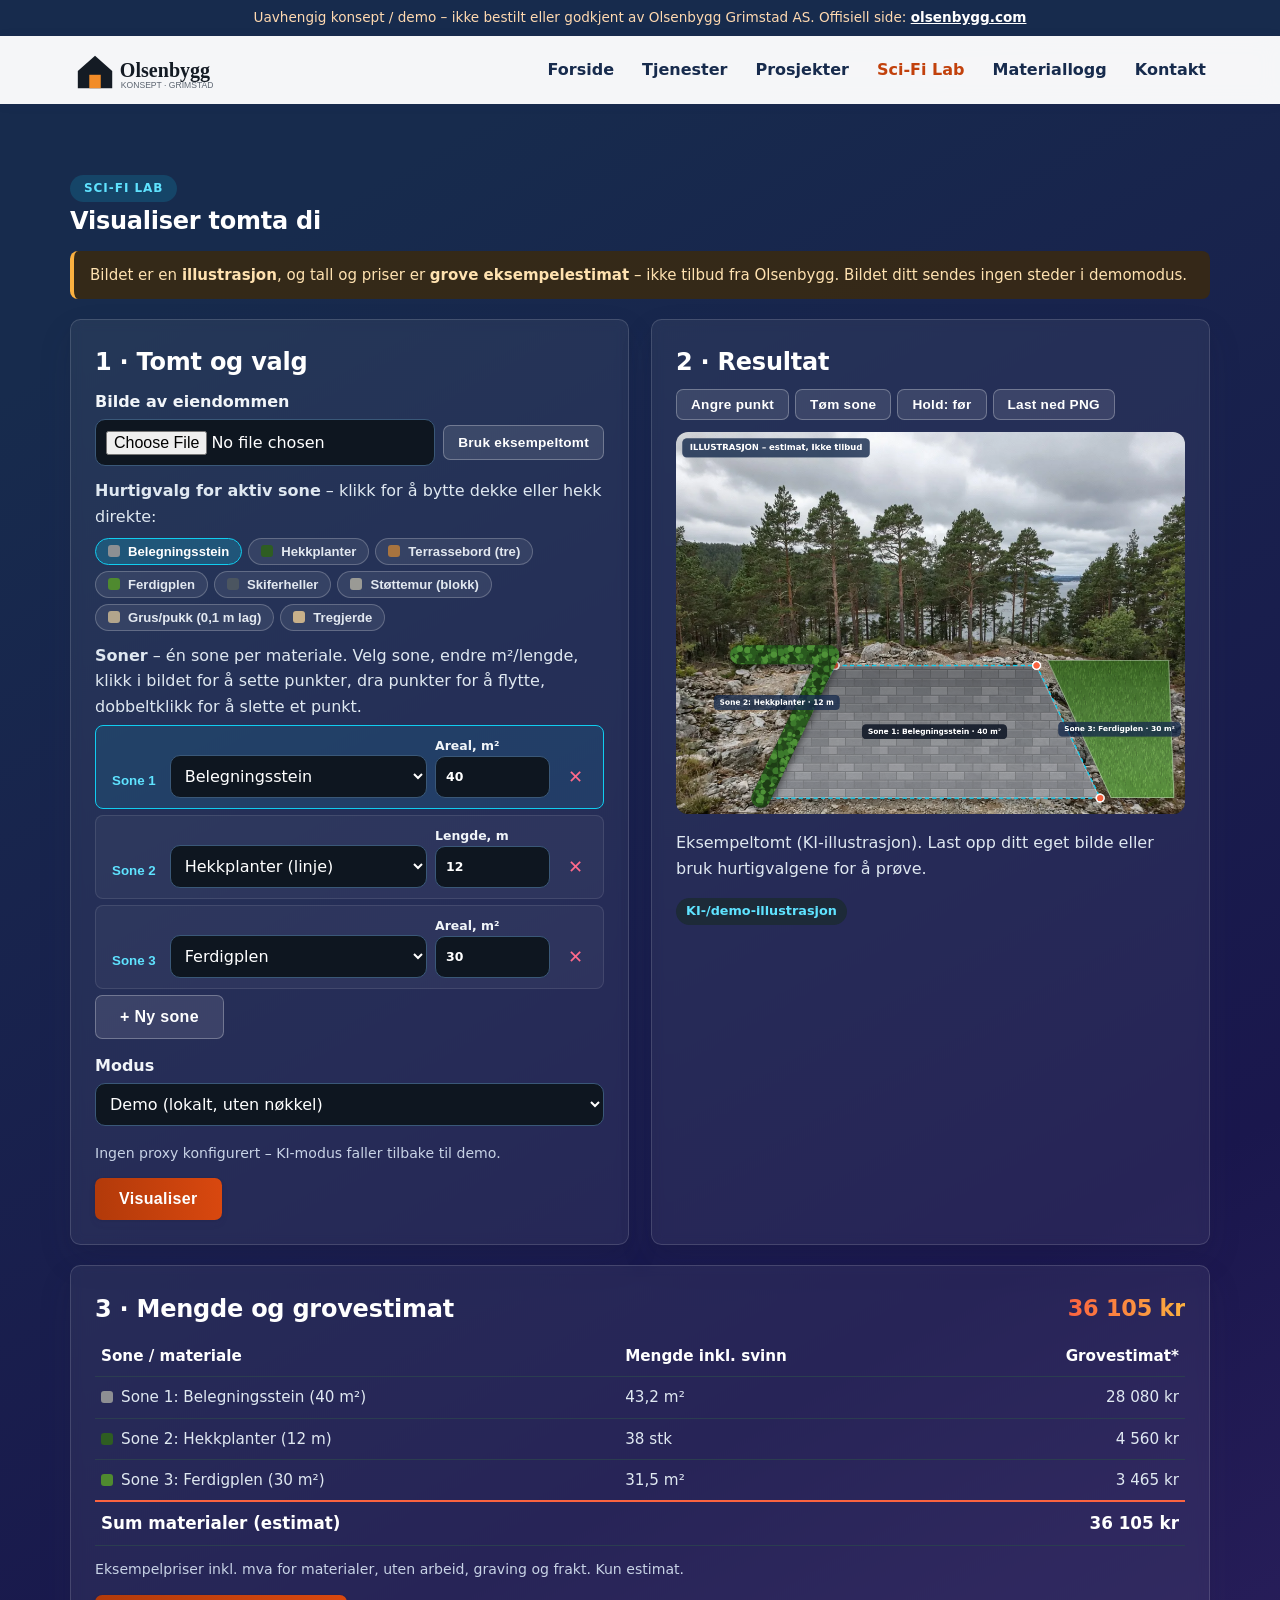
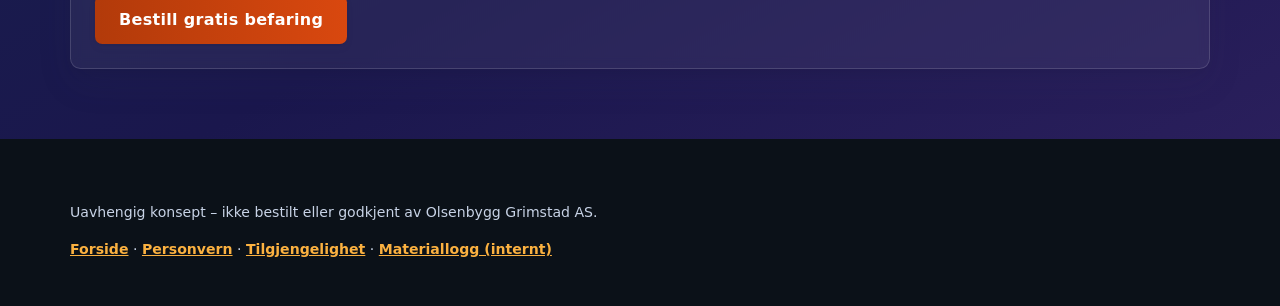
<file: scifi-lab.html>
<!doctype html><html lang="nb"><head><meta charset="utf-8"><meta name="viewport" content="width=device-width,initial-scale=1"><meta name="theme-color" content="#141b24"><link rel="icon" href="favicon.ico"><link rel="stylesheet" href="css/style.css"><link rel="stylesheet" href="css/olsen.css"><title>Sci-Fi Lab – visualiser tomta (konsept) | Olsenbygg</title><meta name="description" content="Last opp bilde av tomta, marker området og se belegningsstein, terrasse, hekk, plen eller støttemur. Med grovt mengde- og prisestimat."></head>
<body class="lab"><a class="skip" href="#main">Hopp til innhold</a><div class="concept">Uavhengig konsept / demo – ikke bestilt eller godkjent av Olsenbygg Grimstad AS. Offisiell side: <a href="https://www.olsenbygg.com" rel="noopener">olsenbygg.com</a></div>
<header class="top"><div class="wrap nav">
<a href="./" aria-label="Forsiden"><img src="img/logo.svg" alt="Olsenbygg (konseptlogo) – til forsiden" width="180" height="46"></a>
<button class="burger" type="button" aria-expanded="false" aria-controls="meny" aria-label="Meny">☰</button>
<ul id="meny"><li><a href="./">Forside</a></li><li><a href="./#tjenester">Tjenester</a></li><li><a href="./#prosjekter">Prosjekter</a></li><li><a href="scifi-lab.html" aria-current="page">Sci-Fi Lab</a></li><li><a href="materialer.html">Materiallogg</a></li><li><a href="./#kontakt">Kontakt</a></li></ul>
</div></header>
<main id="main"><section><div class="wrap">
<span class="kicker">SCI-FI LAB</span><h1>Visualiser tomta di</h1>
<p class="warn">Bildet er en <b>illustrasjon</b>, og tall og priser er <b>grove eksempelestimat</b> – ikke tilbud fra Olsenbygg. Bildet ditt sendes ingen steder i demomodus.</p>
<div class="grid g2" id="vis">
<div class="card"><h2>1 · Tomt og valg</h2>
<label for="foto">Bilde av eiendommen</label>
<div style="display:flex;gap:8px;align-items:center;flex-wrap:wrap"><input type="file" id="foto" accept="image/jpeg,image/png,image/webp,image/gif" style="flex:1;min-width:200px"><button type="button" class="btn ghost" id="eksempelbilde" style="padding:9px 14px;font-size:.85rem">Bruk eksempeltomt</button></div>
<p style="margin:12px 0 4px"><b>Hurtigvalg for aktiv sone</b> – klikk for å bytte dekke eller hekk direkte:</p>
<div class="mat-hurtig" id="mat-hurtig" role="group" aria-label="Hurtigvalg for materiale i aktiv sone"></div>
<p style="margin:10px 0 6px"><b>Soner</b> – én sone per materiale. Velg sone, endre m²/lengde, klikk i bildet for å sette punkter, dra punkter for å flytte, dobbeltklikk for å slette et punkt.</p>
<div id="soner"></div><button type="button" class="btn ghost" id="nysone">+ Ny sone</button>
<p style="margin-top:14px"><label for="modus">Modus</label><select id="modus"><option value="demo">Demo (lokalt, uten nøkkel)</option><option value="ai">Grok-bilde-KI via proxy</option></select></p>
<p class="fsmall" id="modusinfo"></p>
<button type="button" class="btn" id="kjor">Visualiser</button></div>
<div class="card"><h2>2 · Resultat</h2><div class="tbar"><button type="button" class="btn ghost" id="angre">Angre punkt</button><button type="button" class="btn ghost" id="nullstill">Tøm sone</button><button type="button" class="btn ghost" id="forEtter" title="Hold inne eller klikk for å se originalen">Hold: før</button><button type="button" class="btn ghost" id="last">Last ned PNG</button></div>
<canvas id="vcanvas" width="960" height="720" aria-label="Visualisering av tomta"></canvas>
<p id="vstatus" aria-live="polite"></p><span class="pill">KI-/demo-illustrasjon</span></div></div>
<div class="card" id="mengde" style="margin-top:20px"><h2>3 · Mengde og grovestimat <span class="big" id="sumbig" aria-live="polite"></span></h2><table class="est" id="esttab"></table><p class="fsmall">Eksempelpriser inkl. mva for materialer, uten arbeid, graving og frakt. Kun estimat.</p><a class="btn" href="./#kontakt">Bestill gratis befaring</a></div>
</div></section></main>
<footer class="band" style="background:#0b1118"><div class="wrap fsmall"><p>Uavhengig konsept – ikke bestilt eller godkjent av Olsenbygg Grimstad AS.</p><p><a href="./">Forside</a> · <a href="personvern.html">Personvern</a> · <a href="tilgjengelighet.html">Tilgjengelighet</a> · <a href="materialer.html">Materiallogg (internt)</a></p></div></footer>
<script src="js/data.js" defer></script><script src="js/main.js" defer></script><script src="js/ai-config.js" defer></script><script src="js/visualiser.js" defer></script></body></html>
</file>
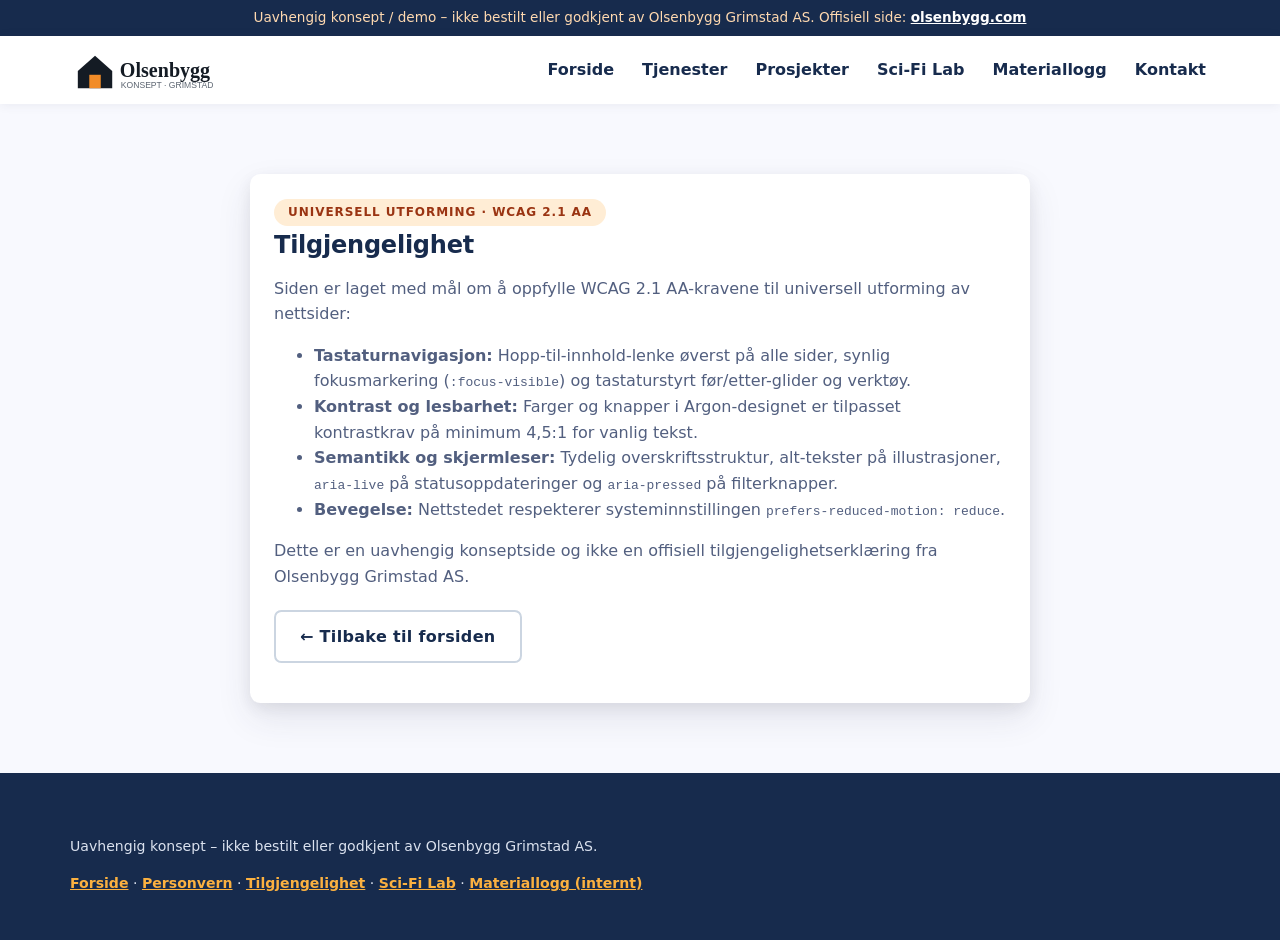
<file: tilgjengelighet.html>
<!doctype html><html lang="nb"><head><meta charset="utf-8"><meta name="viewport" content="width=device-width,initial-scale=1"><meta name="theme-color" content="#141b24"><link rel="icon" href="favicon.ico"><link rel="stylesheet" href="css/style.css"><link rel="stylesheet" href="css/olsen.css"><title>Tilgjengelighet | Olsenbygg-konsept</title><meta name="description" content="Tilgjengelighetserklæring for uavhengig konseptside for Olsenbygg Grimstad AS: bygget etter WCAG 2.1 AA-prinsipper."></head>
<body><a class="skip" href="#main">Hopp til innhold</a><div class="concept">Uavhengig konsept / demo – ikke bestilt eller godkjent av Olsenbygg Grimstad AS. Offisiell side: <a href="https://www.olsenbygg.com" rel="noopener">olsenbygg.com</a></div>
<header class="top"><div class="wrap nav">
<a href="./" aria-label="Forsiden"><img src="img/logo.svg" alt="Olsenbygg (konseptlogo) – til forsiden" width="180" height="46"></a>
<button class="burger" type="button" aria-expanded="false" aria-controls="meny" aria-label="Meny">☰</button>
<ul id="meny"><li><a href="./">Forside</a></li><li><a href="./#tjenester">Tjenester</a></li><li><a href="./#prosjekter">Prosjekter</a></li><li><a href="scifi-lab.html">Sci-Fi Lab</a></li><li><a href="materialer.html">Materiallogg</a></li><li><a href="./#kontakt">Kontakt</a></li></ul>
</div></header>
<main id="main"><section><div class="wrap narrow"><div class="card">
<span class="kicker">UNIVERSELL UTFORMING · WCAG 2.1 AA</span><h1>Tilgjengelighet</h1>
<p>Siden er laget med mål om å oppfylle WCAG 2.1 AA-kravene til universell utforming av nettsider:</p>
<ul>
<li><b>Tastaturnavigasjon:</b> Hopp-til-innhold-lenke øverst på alle sider, synlig fokusmarkering (<code>:focus-visible</code>) og tastaturstyrt før/etter-glider og verktøy.</li>
<li><b>Kontrast og lesbarhet:</b> Farger og knapper i Argon-designet er tilpasset kontrastkrav på minimum 4,5:1 for vanlig tekst.</li>
<li><b>Semantikk og skjermleser:</b> Tydelig overskriftsstruktur, alt-tekster på illustrasjoner, <code>aria-live</code> på statusoppdateringer og <code>aria-pressed</code> på filterknapper.</li>
<li><b>Bevegelse:</b> Nettstedet respekterer systeminnstillingen <code>prefers-reduced-motion: reduce</code>.</li>
</ul>
<p>Dette er en uavhengig konseptside og ikke en offisiell tilgjengelighetserklæring fra Olsenbygg Grimstad AS.</p>
<p style="margin-top:20px"><a class="btn ghost" href="./">← Tilbake til forsiden</a></p>
</div></div></section></main>
<footer class="band"><div class="wrap fsmall"><p>Uavhengig konsept – ikke bestilt eller godkjent av Olsenbygg Grimstad AS.</p><p><a href="./">Forside</a> · <a href="personvern.html">Personvern</a> · <a href="tilgjengelighet.html" aria-current="page">Tilgjengelighet</a> · <a href="scifi-lab.html">Sci-Fi Lab</a> · <a href="materialer.html">Materiallogg (internt)</a></p></div></footer>
<script src="js/data.js" defer></script><script src="js/main.js" defer></script></body></html>
</file>
<file: css/style.css>
:root {
  --g: #c2410c;
  --g2: #9a3412;
  --s: #f8f9fe;
  --st: #525f7f;
  --o: #d9480f;
  --ink: #172b4d;
  --muted: #525f7f;
  --r: 0.65rem;
  --sh: 0 15px 35px rgba(50, 50, 93, 0.1), 0 5px 15px rgba(0, 0, 0, 0.07);
  --sh-lg: 0 30px 60px rgba(50, 50, 93, 0.14), 0 12px 28px rgba(50, 50, 93, 0.12);
}

* {
  box-sizing: border-box;
}

html {
  scroll-behavior: smooth;
}

body {
  margin: 0;
  font-family: "Open Sans", system-ui, -apple-system, "Segoe UI", Roboto, Arial, sans-serif;
  color: var(--muted);
  background: var(--s);
  line-height: 1.6;
  -webkit-font-smoothing: antialiased;
}

img {
  max-width: 100%;
  height: auto;
  display: block;
}

a {
  color: var(--g);
}

h1, h2, h3, h4 {
  color: var(--ink);
  font-family: inherit;
  font-weight: 700;
  line-height: 1.2;
  letter-spacing: -0.01em;
  margin: 0.2em 0 0.5em;
}

.wrap {
  max-width: 1180px;
  margin: auto;
  padding: 0 20px;
}

section {
  padding: 70px 0;
}

.center {
  text-align: center;
}

.narrow {
  max-width: 820px;
}

.ac {
  align-items: center;
}

.m0 {
  margin: 0;
}

.pad {
  padding: 24px;
}

.sr {
  position: absolute;
  width: 1px;
  height: 1px;
  padding: 0;
  margin: -1px;
  overflow: hidden;
  clip: rect(0, 0, 0, 0);
  white-space: nowrap;
  border: 0;
}

.skip {
  position: absolute;
  left: -999px;
  top: 8px;
  z-index: 999;
  background: #fff;
  color: var(--ink);
  padding: 10px 16px;
  border-radius: 8px;
  font-weight: 800;
  box-shadow: var(--sh);
}

.skip:focus {
  left: 8px;
}

:focus-visible {
  outline: 3px solid #11cdef;
  outline-offset: 2px;
}

.kicker {
  display: inline-block;
  background: #ffedd5;
  color: #9a3412;
  font-weight: 800;
  border-radius: 99px;
  padding: 4px 14px;
  font-size: 0.75rem;
  letter-spacing: 0.08em;
  text-transform: uppercase;
}

header.top {
  position: sticky;
  top: 0;
  z-index: 50;
  background: rgba(255, 255, 255, 0.96);
  backdrop-filter: blur(10px);
  box-shadow: 0 1px 10px rgba(50, 50, 93, 0.08);
}

.nav {
  display: flex;
  align-items: center;
  justify-content: space-between;
  height: 68px;
  position: relative;
}

.nav img {
  height: 44px;
  width: auto;
}

.nav ul {
  display: flex;
  gap: 20px;
  list-style: none;
  margin: 0;
  padding: 0;
  align-items: center;
}

.nav a {
  text-decoration: none;
  color: var(--ink);
  font-weight: 700;
  padding: 6px 4px;
  border-radius: 6px;
  transition: color 0.15s;
}

.nav a:hover,
.nav a[aria-current="page"] {
  color: var(--g);
}

.burger {
  display: none;
  background: #f6f9fc;
  border: 1px solid #dee2e6;
  border-radius: 8px;
  padding: 6px 12px;
  font-size: 1.4rem;
  line-height: 1;
  color: var(--ink);
  cursor: pointer;
}

.btn {
  display: inline-block;
  background: linear-gradient(87deg, #b23a0a 0, #d9480f 100%);
  color: #fff !important;
  border: 0;
  border-radius: 0.45rem;
  padding: 12px 24px;
  font-weight: 800;
  text-decoration: none;
  cursor: pointer;
  font-size: 1rem;
  letter-spacing: 0.02em;
  transition: transform 0.15s, box-shadow 0.15s;
  box-shadow: 0 4px 6px rgba(50, 50, 93, 0.11), 0 1px 3px rgba(0, 0, 0, 0.08);
}

.btn:hover {
  transform: translateY(-1px);
  box-shadow: 0 7px 14px rgba(50, 50, 93, 0.14), 0 3px 6px rgba(0, 0, 0, 0.1);
}

.btn.alt {
  background: linear-gradient(87deg, #172b4d, #1a174d);
}

.btn.ghost {
  background: #fff;
  color: var(--ink) !important;
  border: 2px solid #cbd5e1;
  box-shadow: none;
}

.btn.ghost:hover {
  border-color: var(--g);
  color: var(--g) !important;
}

.hero {
  position: relative;
  min-height: 620px;
  display: flex;
  align-items: center;
  color: #fff;
  overflow: hidden;
  padding: 60px 0 90px;
  background: #172b4d;
}

.hero .bg,
.hero .hero-img {
  position: absolute;
  inset: 0;
  width: 100%;
  height: 100%;
  object-fit: cover;
  background-size: cover;
  background-position: center;
}

.hero::after {
  content: "";
  position: absolute;
  inset: 0;
  background: linear-gradient(150deg, rgba(23, 43, 77, 0.92) 15%, rgba(26, 23, 77, 0.68) 60%, rgba(194, 65, 12, 0.3));
}

.hero .wrap {
  position: relative;
  z-index: 2;
}

.hero h1 {
  font-size: clamp(2.1rem, 5.5vw, 4rem);
  max-width: 760px;
  color: #fff;
}

.hero p {
  font-size: 1.15rem;
  max-width: 620px;
  color: #f1f5f9;
}

.hero .wave {
  position: absolute;
  bottom: -1px;
  left: 0;
  width: 100%;
  z-index: 3;
}

.grid {
  display: grid;
  gap: 22px;
}

.g3 {
  grid-template-columns: repeat(auto-fit, minmax(260px, 1fr));
}

.g2 {
  grid-template-columns: repeat(auto-fit, minmax(320px, 1fr));
}

.card {
  background: #fff;
  border-radius: var(--r);
  box-shadow: var(--sh);
  padding: 24px;
  overflow: hidden;
  transition: transform 0.25s ease, box-shadow 0.25s ease;
}

a.card {
  display: block;
  text-decoration: none;
  color: var(--muted);
}

a.card:hover,
.card.hov:hover {
  transform: translateY(-5px);
  box-shadow: var(--sh-lg);
}

.ba {
  position: relative;
  border-radius: var(--r);
  overflow: hidden;
  box-shadow: var(--sh);
  aspect-ratio: 4 / 3;
  user-select: none;
  background: #cbd5e1;
  touch-action: pan-y;
}

.ba:focus-within {
  outline: 3px solid #11cdef;
  outline-offset: 3px;
}

.ba img {
  position: absolute;
  inset: 0;
  width: 100%;
  height: 100%;
  object-fit: cover;
}

.ba .before {
  clip-path: inset(0 50% 0 0);
}

.ba input {
  position: absolute;
  inset: 0;
  width: 100%;
  height: 100%;
  opacity: 0;
  cursor: ew-resize;
  margin: 0;
  z-index: 5;
}

.ba .line {
  position: absolute;
  top: 0;
  bottom: 0;
  left: 50%;
  width: 4px;
  background: #fff;
  transform: translateX(-2px);
  z-index: 4;
  pointer-events: none;
}

.ba .line::after {
  content: "⇆";
  position: absolute;
  top: 50%;
  left: 50%;
  transform: translate(-50%, -50%);
  background: #fff;
  color: var(--g);
  width: 48px;
  height: 48px;
  font-size: 1.2rem;
  border-radius: 50%;
  display: grid;
  place-items: center;
  font-weight: 900;
  box-shadow: var(--sh);
}

.ba .lbl {
  position: absolute;
  top: 12px;
  z-index: 3;
  background: rgba(15, 23, 42, 0.78);
  color: #fff;
  padding: 4px 12px;
  border-radius: 99px;
  font-size: 0.8rem;
  font-weight: 800;
}

.ba .l {
  left: 12px;
}

.ba .r {
  right: 12px;
}

input, select, textarea {
  font: inherit;
  padding: 10px 13px;
  border: 1px solid #cbd5e1;
  border-radius: 0.4rem;
  width: 100%;
  background: #fff;
  color: var(--ink);
  transition: box-shadow 0.15s, border-color 0.15s;
}

input:focus, select:focus, textarea:focus {
  outline: 0;
  border-color: #d9480f;
  box-shadow: 0 0 0 3px rgba(217, 72, 15, 0.18);
}

.open {
  background: #f8fafc;
  border-left: 4px solid var(--g);
  padding: 12px 16px;
  border-radius: 8px;
  margin: 14px 0;
  font-size: 1rem;
  color: var(--ink);
}

.map-wrap {
  border-radius: var(--r);
  overflow: hidden;
  box-shadow: var(--sh);
  background: #eef1f7;
  color: var(--ink);
  aspect-ratio: 16 / 10;
  display: grid;
  place-items: center;
  text-align: center;
  padding: 20px;
}

.map-wrap iframe {
  width: 100%;
  height: 100%;
  border: 0;
}

.callbar {
  display: none;
}

footer {
  background: #172b4d;
  color: #dbe2ef;
  padding: 48px 0 32px;
}

footer a {
  color: #fbb140;
}

.fsmall {
  color: #dbe2ef;
  margin-top: 12px;
  font-size: 0.88rem;
}

.scroll {
  overflow-x: auto;
  max-width: 100%;
}

@media (max-width: 820px) {
  .burger {
    display: inline-flex;
    align-items: center;
    justify-content: center;
  }
  .nav ul {
    display: none;
    position: absolute;
    top: 68px;
    left: 0;
    right: 0;
    background: #fff;
    flex-direction: column;
    align-items: stretch;
    padding: 16px 20px;
    gap: 8px;
    box-shadow: var(--sh-lg);
    border-top: 1px solid #e2e8f0;
  }
  .nav ul.on {
    display: flex;
  }
  .nav ul a {
    display: block;
    padding: 10px 12px;
    color: var(--ink);
  }
  .callbar {
    display: flex;
    position: fixed;
    left: 0;
    right: 0;
    bottom: 0;
    z-index: 290;
    gap: 10px;
    padding: 10px 14px calc(10px + env(safe-area-inset-bottom));
    background: rgba(255, 255, 255, 0.98);
    box-shadow: 0 -4px 16px rgba(0, 0, 0, 0.12);
    border-top: 1px solid #e2e8f0;
  }
  .callbar a {
    flex: 1;
    text-align: center;
    padding: 10px 8px;
    border-radius: 8px;
    background: #f1f5f9;
    color: #172b4d;
    font-weight: 800;
    text-decoration: none;
  }
  .callbar a:last-child {
    background: var(--g);
    color: #fff;
  }
  body {
    padding-bottom: 70px;
  }
}

@media print {
  header.top, .callbar, .noprint {
    display: none !important;
  }
  body {
    background: #fff;
  }
}
</file>
<file: css/olsen.css>
/* === Argon-inspirert designspråk for Olsenbygg Grimstad AS === */
:root {
  --g: #c2410c;
  --g2: #9a3412;
  --o: #fbb140;
  --ink: #172b4d;
  --muted: #525f7f;
  --s: #f8f9fe;
  --r: 0.65rem;
  --sh: 0 15px 35px rgba(50, 50, 93, 0.1), 0 5px 15px rgba(0, 0, 0, 0.07);
  --sh-lg: 0 30px 60px rgba(50, 50, 93, 0.14), 0 12px 28px rgba(50, 50, 93, 0.12);
  --grad: linear-gradient(87deg, #b23a0a 0, #d9480f 100%);
  --grad-d: linear-gradient(150deg, #172b4d 15%, #1a174d 70%, #2a1f5c 94%);
}

.concept {
  background: #172b4d;
  color: #ffd9b0;
  font-size: 0.85rem;
  text-align: center;
  padding: 7px 14px;
}

.concept a {
  color: #fff;
  font-weight: 700;
}

.hero .kicker {
  background: rgba(255, 255, 255, 0.16);
  color: #fff;
}

.hero .status {
  display: inline-flex;
  align-items: center;
  gap: 8px;
  margin: 8px 0 14px;
  padding: 6px 14px;
  border-radius: 99px;
  font-weight: 800;
  font-size: 0.92rem;
  background: rgba(15, 23, 42, 0.82);
  color: #fff !important;
  border: 1px solid rgba(255, 255, 255, 0.28);
}

.hero-actions {
  display: flex;
  flex-wrap: wrap;
  gap: 12px;
  margin: 14px 0 16px;
}

.hero .btn.ghost {
  background: rgba(255, 255, 255, 0.95);
  color: #172b4d !important;
  border-color: #fff;
}

.ex {
  display: inline-block;
  background: #fdd1da;
  color: #9f1239;
  font-weight: 900;
  font-size: 0.72rem;
  letter-spacing: 0.08em;
  border-radius: 6px;
  padding: 2px 8px;
  margin-bottom: 8px;
}

.icon-shape {
  width: 52px;
  height: 52px;
  border-radius: 50%;
  display: inline-grid;
  place-items: center;
  background: var(--grad);
  color: #fff;
  font-size: 1.4rem;
  box-shadow: 0 4px 10px rgba(178, 58, 10, 0.28);
  margin-bottom: 12px;
}

.tgc {
  text-align: left;
  border-top: 4px solid transparent;
}

.tgc:hover,
.tgc.active {
  border-top-color: var(--g);
}

.card.seg-match {
  outline: 3px solid var(--g);
  background: #fffaf5;
}

.band {
  background: #fff;
  color: var(--ink);
}

.band a:not(.btn) {
  color: var(--g2);
  font-weight: 700;
}

footer.band {
  background: #172b4d;
  color: #dbe2ef;
}

footer.band a:not(.btn) {
  color: #fbb140;
}

.stats {
  display: grid;
  grid-template-columns: repeat(auto-fit, minmax(180px, 1fr));
  gap: 18px;
  text-align: center;
}

.stats > div {
  background: #fff;
  border-radius: var(--r);
  box-shadow: var(--sh);
  padding: 22px;
  border-top: 3px solid #f1f5f9;
}

.stats b {
  display: block;
  font-size: 2.2rem;
  font-weight: 800;
  background: var(--grad);
  -webkit-background-clip: text;
  background-clip: text;
  color: transparent;
}

.steps {
  counter-reset: s;
  display: grid;
  grid-template-columns: repeat(auto-fit, minmax(195px, 1fr));
  gap: 20px;
  list-style: none;
  padding: 0;
  margin-top: 28px;
}

.steps li {
  background: #fff;
  border-radius: var(--r);
  padding: 24px 20px 20px;
  box-shadow: var(--sh);
  position: relative;
}

.steps li::before {
  counter-increment: s;
  content: counter(s);
  position: absolute;
  top: -14px;
  left: 18px;
  background: var(--grad);
  color: #fff;
  font-weight: 900;
  width: 32px;
  height: 32px;
  border-radius: 50%;
  display: grid;
  place-items: center;
  box-shadow: 0 4px 8px rgba(0, 0, 0, 0.15);
}

details.faq {
  background: #fff;
  border-radius: 12px;
  padding: 16px 20px;
  margin: 12px 0;
  box-shadow: var(--sh);
  transition: box-shadow 0.2s;
}

details.faq[open] {
  box-shadow: var(--sh-lg);
}

details.faq summary {
  font-weight: 800;
  color: var(--ink);
  cursor: pointer;
  list-style: none;
}

details.faq summary::after {
  content: "+";
  float: right;
  font-weight: 900;
  color: var(--g);
  transition: transform 0.2s;
}

details.faq[open] summary::after {
  transform: rotate(45deg);
}

.pfilt, .tjfilt, .ba-ctrl {
  display: flex;
  flex-wrap: wrap;
  justify-content: center;
  gap: 8px;
  margin: 14px 0 22px;
}

.pfilt button,
.tjfilt button,
.ba-ctrl button {
  border: 2px solid #c2410c;
  background: #fff;
  color: #9a3412;
  border-radius: 99px;
  padding: 6px 16px;
  font-weight: 800;
  cursor: pointer;
  font-size: 0.92rem;
  transition: background 0.15s, color 0.15s;
}

.pfilt button[aria-pressed="true"],
.tjfilt button[aria-pressed="true"],
.ba-ctrl button.on {
  background: #c2410c;
  color: #fff;
}

#kform label {
  display: block;
  font-weight: 700;
  color: var(--ink);
  margin-bottom: 12px;
}

#kform label input,
#kform label select,
#kform label textarea {
  margin-top: 4px;
}

#kform .fsmall {
  color: var(--muted);
}

.form-ok {
  background: #ecfdf5;
  border: 1px solid #10b981;
  color: #065f46;
  padding: 14px 16px;
  border-radius: 10px;
  margin-top: 14px;
  font-size: 0.95rem;
}

.form-ok a {
  color: #047857 !important;
  font-weight: 800;
}

/* === Sci-Fi Lab (mørk Argon-drakt) === */
.lab {
  background: var(--grad-d);
  color: #dfe8f1;
}

.lab h1, .lab h2, .lab h3, .lab h4 {
  color: #fff;
}

.lab .card {
  background: rgba(255, 255, 255, 0.06);
  color: #dfe8f1;
  border: 1px solid rgba(255, 255, 255, 0.14);
  backdrop-filter: blur(6px);
  padding: 24px;
}

.lab .kicker {
  background: rgba(17, 205, 239, 0.16);
  color: #5fe3ff;
}

.lab label {
  display: block;
  font-weight: 700;
  margin: 10px 0 4px;
  color: #f1f5f9;
}

.lab input,
.lab select {
  width: 100%;
  padding: 10px;
  border-radius: 10px;
  border: 1px solid #3a5878;
  background: #0e1620;
  color: #fff;
  font: inherit;
}

.lab .btn.ghost {
  background: rgba(255, 255, 255, 0.1);
  color: #fff !important;
  border: 1px solid rgba(255, 255, 255, 0.28);
}

.lab .btn.ghost:hover {
  background: rgba(17, 205, 239, 0.2);
  border-color: #11cdef;
}

.lab .fsmall {
  color: #c8d3e6;
}

.warn {
  background: rgba(58, 42, 16, 0.85);
  color: #ffe2b0;
  border-left: 4px solid var(--o);
  padding: 12px 16px;
  border-radius: 8px;
  font-size: 0.94rem;
  margin-bottom: 20px;
}

.mat-hurtig {
  display: flex;
  flex-wrap: wrap;
  gap: 6px;
  margin: 8px 0 12px;
}

.mat-hurtig button {
  background: rgba(255, 255, 255, 0.08);
  color: #e2e8f0;
  border: 1px solid rgba(255, 255, 255, 0.22);
  border-radius: 99px;
  padding: 5px 12px;
  font-size: 0.82rem;
  font-weight: 700;
  cursor: pointer;
  display: inline-flex;
  align-items: center;
  gap: 6px;
  transition: all 0.15s;
}

.mat-hurtig button:hover,
.mat-hurtig button[aria-pressed="true"] {
  background: rgba(17, 205, 239, 0.22);
  border-color: #11cdef;
  color: #fff;
}

#vcanvas {
  width: 100%;
  aspect-ratio: 4 / 3;
  height: auto;
  border-radius: 12px;
  background: #1d2a38;
  cursor: crosshair;
  touch-action: none;
  display: block;
}

.sone {
  display: grid;
  grid-template-columns: auto 1fr 115px auto;
  gap: 8px;
  align-items: end;
  padding: 10px;
  border-radius: 0.5rem;
  margin: 6px 0;
  background: rgba(255, 255, 255, 0.04);
  border: 1px solid rgba(255, 255, 255, 0.1);
  transition: border-color 0.2s, background 0.2s;
}

.sone.on {
  border-color: #11cdef;
  background: rgba(17, 205, 239, 0.1);
}

.sone label {
  margin: 0;
  font-size: 0.78rem;
}

.sone .sel {
  background: none;
  border: 0;
  color: #5fe3ff;
  font-weight: 800;
  cursor: pointer;
  padding: 10px 6px;
  text-align: left;
}

.sone .x {
  background: none;
  border: 0;
  color: #ff6b8b;
  font-size: 1.1rem;
  cursor: pointer;
  padding: 10px;
}

.tbar {
  display: flex;
  flex-wrap: wrap;
  gap: 6px;
  margin-bottom: 12px;
}

.tbar .btn {
  padding: 7px 14px;
  font-size: 0.85rem;
  margin: 0;
}

.dot {
  display: inline-block;
  width: 12px;
  height: 12px;
  border-radius: 3px;
  margin-right: 8px;
  vertical-align: -1px;
}

.big {
  float: right;
  font-size: 1.4rem;
  background: linear-gradient(87deg, #fb6340 0, #fbb140 100%);
  -webkit-background-clip: text;
  background-clip: text;
  color: transparent;
}

.est {
  width: 100%;
  border-collapse: collapse;
  font-size: 0.95rem;
  color: #dfe8f1;
}

.est td, .est th {
  border-bottom: 1px solid #2b3d50;
  padding: 8px 6px;
  text-align: left;
}

.est th {
  color: #fff;
}

.est td:last-child, .est th:last-child {
  text-align: right;
}

.est tr.sum th {
  font-size: 1.05rem;
  border-top: 2px solid #fb6340;
}

.pill {
  display: inline-block;
  border-radius: 99px;
  padding: 3px 10px;
  font-size: 0.8rem;
  font-weight: 800;
  background: #e8eef4;
  color: var(--ink);
}

.lab .pill {
  background: #1d2a38;
  color: #5fe3ff;
}

/* === Materiallogg (internt verktøy) === */
.tool table {
  width: 100%;
  border-collapse: collapse;
  background: transparent;
}

.tool th, .tool td {
  padding: 10px 8px;
  border-bottom: 1px solid #e2e8f0;
  text-align: left;
  vertical-align: middle;
}

.tool th {
  color: var(--ink);
  font-size: 0.78rem;
  text-transform: uppercase;
  letter-spacing: 0.05em;
  background: #f6f9fc;
}

.tool tr:hover td {
  background: #fafbfe;
}

.tool input, .tool select {
  background: #fff;
  color: var(--ink);
  border-color: #cbd5e1;
}

.tool label {
  font-weight: 700;
  font-size: 0.85rem;
  color: var(--ink);
}

.low {
  color: #b91c1c;
  font-weight: 800;
}

.tbar2 {
  display: flex;
  flex-wrap: wrap;
  gap: 12px;
  align-items: center;
  justify-content: space-between;
  margin-bottom: 12px;
}

.tbar2 input[type="search"] {
  flex: 1;
  min-width: 200px;
  max-width: 360px;
}

.inl {
  display: flex;
  gap: 6px;
  align-items: center;
  font-weight: 600;
  cursor: pointer;
}

.inl input {
  width: auto;
}

.fgrid5 {
  display: grid;
  grid-template-columns: 2fr 1fr 1fr 1fr 2fr auto;
  gap: 8px;
  margin-top: 14px;
}

.fgrid2 {
  display: grid;
  grid-template-columns: 1fr 1fr;
  gap: 10px;
}

.fgrid5 .btn {
  margin: 0;
}

.mini {
  border: 1px solid #dce3ec;
  background: #f6f9fc;
  color: var(--ink);
  border-radius: 0.375rem;
  padding: 5px 10px;
  font-weight: 700;
  font-size: 0.85rem;
  cursor: pointer;
  box-shadow: 0 1px 2px rgba(50, 50, 93, 0.08);
  transition: transform 0.1s, background 0.15s;
}

.mini:hover {
  transform: translateY(-1px);
  background: #edf2f9;
}

.mini.del {
  color: #c81e45;
}

.bar {
  width: 90px;
  height: 8px;
  border-radius: 99px;
  background: #e9ecef;
  overflow: hidden;
}

.bar span {
  display: block;
  height: 100%;
  border-radius: 99px;
  transition: width 0.4s;
}

.pill.ok {
  background: #d3f7e6;
  color: #0f6848;
}

.pill.wait {
  background: #fef3c7;
  color: #92400e;
}

.pill.conf {
  background: #dbeafe;
  color: #1e40af;
}

.warnc {
  background: linear-gradient(87deg, #e11d48, #c2410c) !important;
  -webkit-background-clip: text !important;
  background-clip: text !important;
}

.hist {
  max-height: 240px;
  overflow: auto;
  font-size: 0.88rem;
  padding-left: 20px;
}

.res {
  background: #f6f9fc;
  border-left: 4px solid var(--g);
  border-radius: 0.5rem;
  padding: 12px 14px;
  margin-top: 12px;
}

/* CLS-beskyttelse */
#vstatus { min-height: 1.6em; }
#soner { min-height: 210px; }
#esttab { min-height: 170px; }
#kpi { min-height: 110px; }
#lager { min-height: 260px; }
#best { min-height: 80px; }

.reveal {
  opacity: 0;
  transform: translateY(24px);
  transition: opacity 0.6s ease, transform 0.6s ease;
}

.reveal.in {
  opacity: 1;
  transform: none;
}

@media (prefers-reduced-motion: reduce) {
  *, *::before, *::after {
    transition: none !important;
    animation: none !important;
    scroll-behavior: auto !important;
  }
  .reveal {
    opacity: 1;
    transform: none;
  }
}

@media (max-width: 760px) {
  section {
    padding: 48px 0;
  }
  .hero {
    min-height: 520px;
  }
  .hero h1 {
    font-size: 2rem;
  }
  .stats {
    grid-template-columns: 1fr 1fr;
  }
  .grid.g2, .grid.g3 {
    grid-template-columns: 1fr;
  }
  .sone {
    grid-template-columns: 1fr 1fr;
  }
  .sone select {
    grid-column: 1 / -1;
  }
  .fgrid5, .fgrid2 {
    grid-template-columns: 1fr;
  }
}
label:has(+#csvinn:focus-visible){outline:3px solid #0b57d0;outline-offset:2px}
.stats>div{min-width:0}.stats b{overflow-wrap:anywhere}@media(max-width:420px){.stats b{font-size:1.5rem}}
</file>
